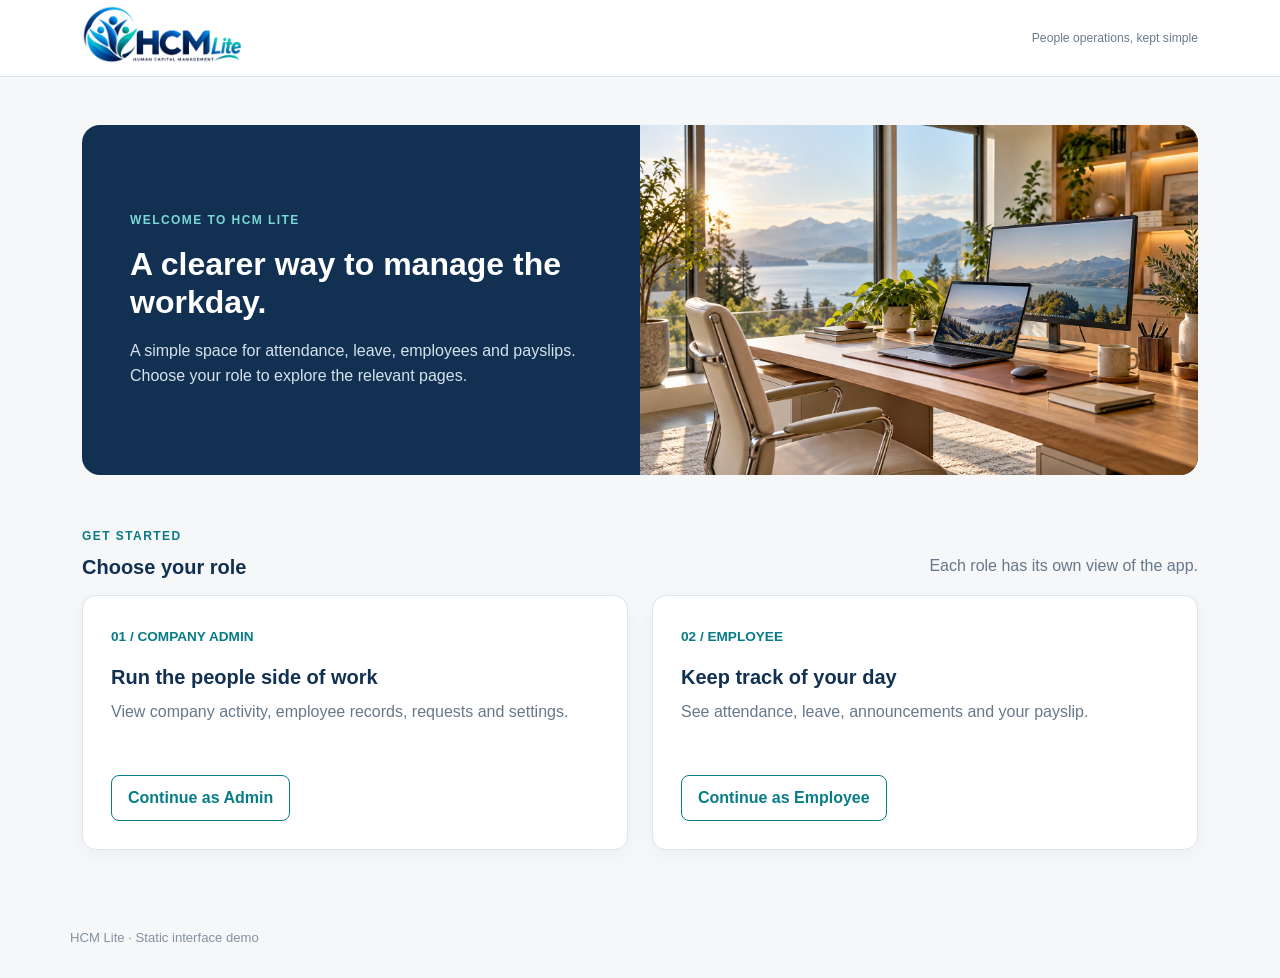
<file: index.html>
<!DOCTYPE html>
<html lang="en">
<head>
  <meta charset="UTF-8">
  <meta name="viewport" content="width=device-width, initial-scale=1.0">
  <title>HCM Lite | Choose your role</title>
  <link href="https://cdn.jsdelivr.net/npm/bootstrap@5.3.8/dist/css/bootstrap.min.css" rel="stylesheet" integrity="sha384-sRIl4kxILFvY47J16cr9ZwB07vP4J8+LH7qKQnuqkuIAvNWLzeN8tE5YBujZqJLB" crossorigin="anonymous">
  <link rel="stylesheet" href="css/style.css">
</head>
<body>
  <header class="site-header">
    <div class="container site-header-inner">
      <a class="brand-logo" href="index.html"><img src="images/hcm-logo.png" alt="HCM Lite"></a>
      <span class="brand-subtitle">People operations, kept simple</span>
    </div>
  </header>

  <main class="container py-4 py-md-5">
    <div class="hero-panel row g-0 mb-5">
      <div class="col-lg-6 hero-copy d-flex flex-column justify-content-center">
        <span class="eyebrow mb-3">Welcome to HCM Lite</span>
        <h1 class="mb-3">A clearer way to manage the workday.</h1>
        <p class="mb-0">A simple space for attendance, leave, employees and payslips. Choose your role to explore the relevant pages.</p>
      </div>
      <div class="col-lg-6">
        <img class="hero-photo" src="images/office-cover.jpg" alt="A bright office workspace with a desk and computer">
      </div>
    </div>

    <div class="d-flex justify-content-between align-items-end flex-wrap gap-2 mb-3">
      <div>
        <span class="eyebrow">Get started</span>
        <h2 class="mt-2 mb-0">Choose your role</h2>
      </div>
      <p class="muted-text mb-0">Each role has its own view of the app.</p>
    </div>
    <div class="row g-4">
      <div class="col-md-6">
        <section class="role-card">
          <span class="role-number">01 / COMPANY ADMIN</span>
          <h2>Run the people side of work</h2>
          <p>View company activity, employee records, requests and settings.</p>
          <a class="btn btn-outline-primary" href="pages/admin-auth.html">Continue as Admin</a>
        </section>
      </div>
      <div class="col-md-6">
        <section class="role-card">
          <span class="role-number">02 / EMPLOYEE</span>
          <h2>Keep track of your day</h2>
          <p>See attendance, leave, announcements and your payslip.</p>
          <a class="btn btn-outline-primary" href="pages/employee-auth.html">Continue as Employee</a>
        </section>
      </div>
    </div>
  </main>

  <footer class="site-footer container">HCM Lite · Static interface demo</footer>
</body>
</html>
</file>
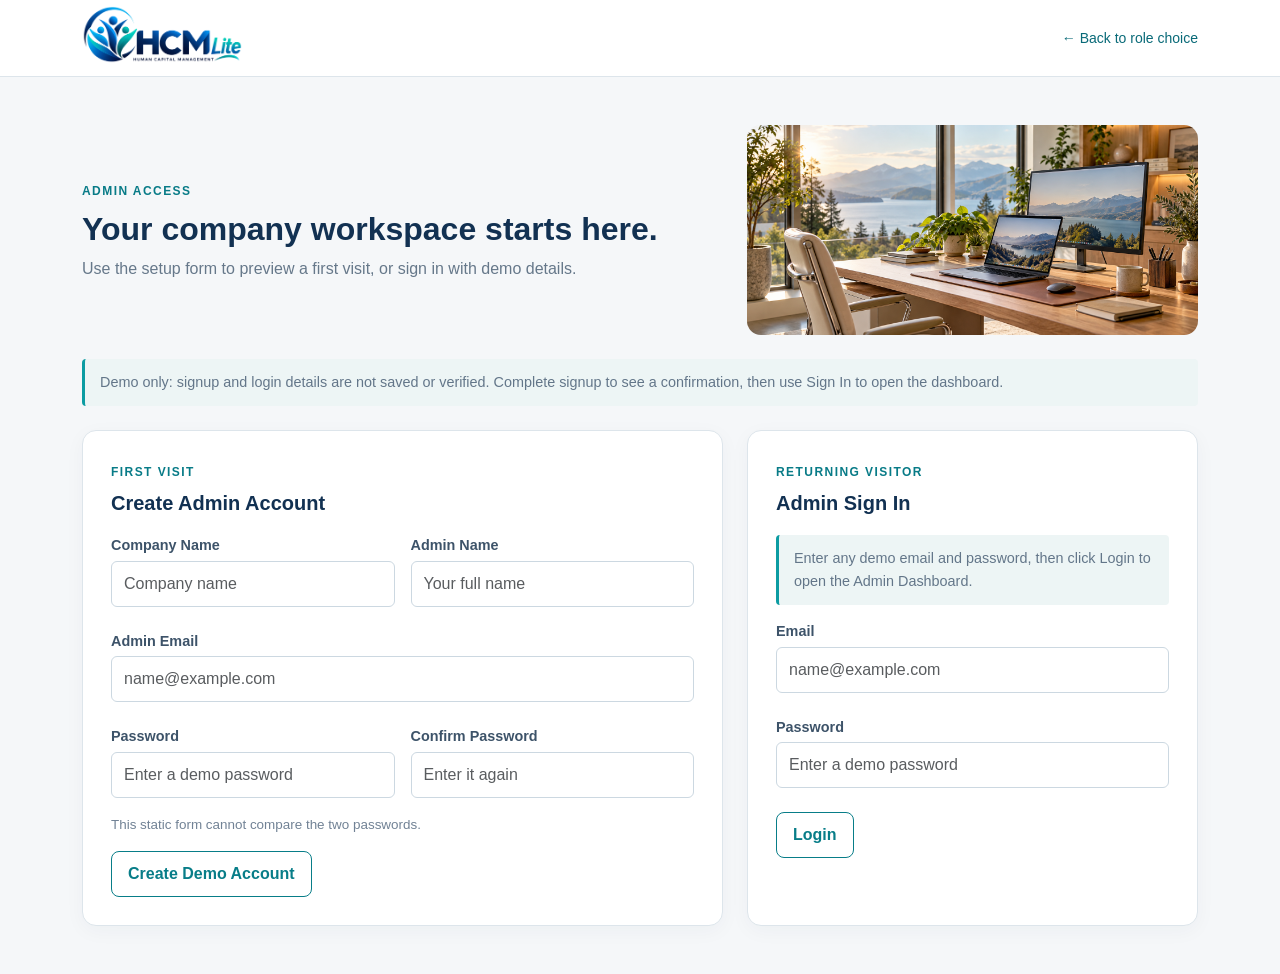
<file: pages/admin-auth.html>
<!DOCTYPE html>
<html lang="en">
<head>
  <meta charset="UTF-8">
  <meta name="viewport" content="width=device-width, initial-scale=1.0">
  <title>Admin access | HCM Lite</title>
  <link href="https://cdn.jsdelivr.net/npm/bootstrap@5.3.8/dist/css/bootstrap.min.css" rel="stylesheet" integrity="sha384-sRIl4kxILFvY47J16cr9ZwB07vP4J8+LH7qKQnuqkuIAvNWLzeN8tE5YBujZqJLB" crossorigin="anonymous">
  <link rel="stylesheet" href="../css/style.css">
</head>
<body>
  <header class="site-header">
    <div class="container site-header-inner">
      <a class="brand-logo" href="../index.html"><img src="../images/hcm-logo.png" alt="HCM Lite"></a>
      <a class="small text-decoration-none" href="../index.html">← Back to role choice</a>
    </div>
  </header>

  <main class="container py-4 py-md-5">
    <div class="row align-items-center g-4 mb-4">
      <div class="col-lg-7">
        <span class="eyebrow">Admin access</span>
        <h1 class="mt-2 mb-2">Your company workspace starts here.</h1>
        <p class="muted-text mb-0">Use the setup form to preview a first visit, or sign in with demo details.</p>
      </div>
      <div class="col-lg-5">
        <img class="auth-photo" src="../images/office-cover.jpg" alt="A bright office workspace">
      </div>
    </div>

    <p class="demo-note mb-4">Demo only: signup and login details are not saved or verified. Complete signup to see a confirmation, then use Sign In to open the dashboard.</p>
    <div class="row g-4 align-items-stretch">
      <div class="col-lg-7">
        <section class="auth-card">
          <span class="eyebrow">First visit</span>
          <h2 class="mt-2">Create Admin Account</h2>
          <form action="admin-signup-success.html">
            <div class="row g-3">
              <div class="col-md-6"><label class="form-label w-100">Company Name<input class="form-control mt-1" required type="text" placeholder="Company name"></label></div>
              <div class="col-md-6"><label class="form-label w-100">Admin Name<input class="form-control mt-1" required type="text" placeholder="Your full name"></label></div>
              <div class="col-12"><label class="form-label w-100">Admin Email<input class="form-control mt-1" required type="email" placeholder="name@example.com"></label></div>
              <div class="col-md-6"><label class="form-label w-100">Password<input class="form-control mt-1" required type="password" placeholder="Enter a demo password"></label></div>
              <div class="col-md-6"><label class="form-label w-100">Confirm Password<input class="form-control mt-1" required type="password" placeholder="Enter it again"></label></div>
            </div>
            <p class="field-note mt-2 mb-3">This static form cannot compare the two passwords.</p>
            <button class="btn btn-outline-primary" type="submit">Create Demo Account</button>
          </form>
        </section>
      </div>
      <div class="col-lg-5">
        <section class="auth-card" id="login">
          <span class="eyebrow">Returning visitor</span>
          <h2 class="mt-2">Admin Sign In</h2>
          <p class="demo-note">Enter any demo email and password, then click Login to open the Admin Dashboard.</p>
          <form action="admin.html">
            <div class="mb-3"><label class="form-label w-100">Email<input class="form-control mt-1" required type="email" placeholder="name@example.com"></label></div>
            <div class="mb-3"><label class="form-label w-100">Password<input class="form-control mt-1" required type="password" placeholder="Enter a demo password"></label></div>
            <button class="btn btn-outline-primary" type="submit">Login</button>
          </form>
        </section>
      </div>
    </div>
  </main>
</body>
</html>
</file>
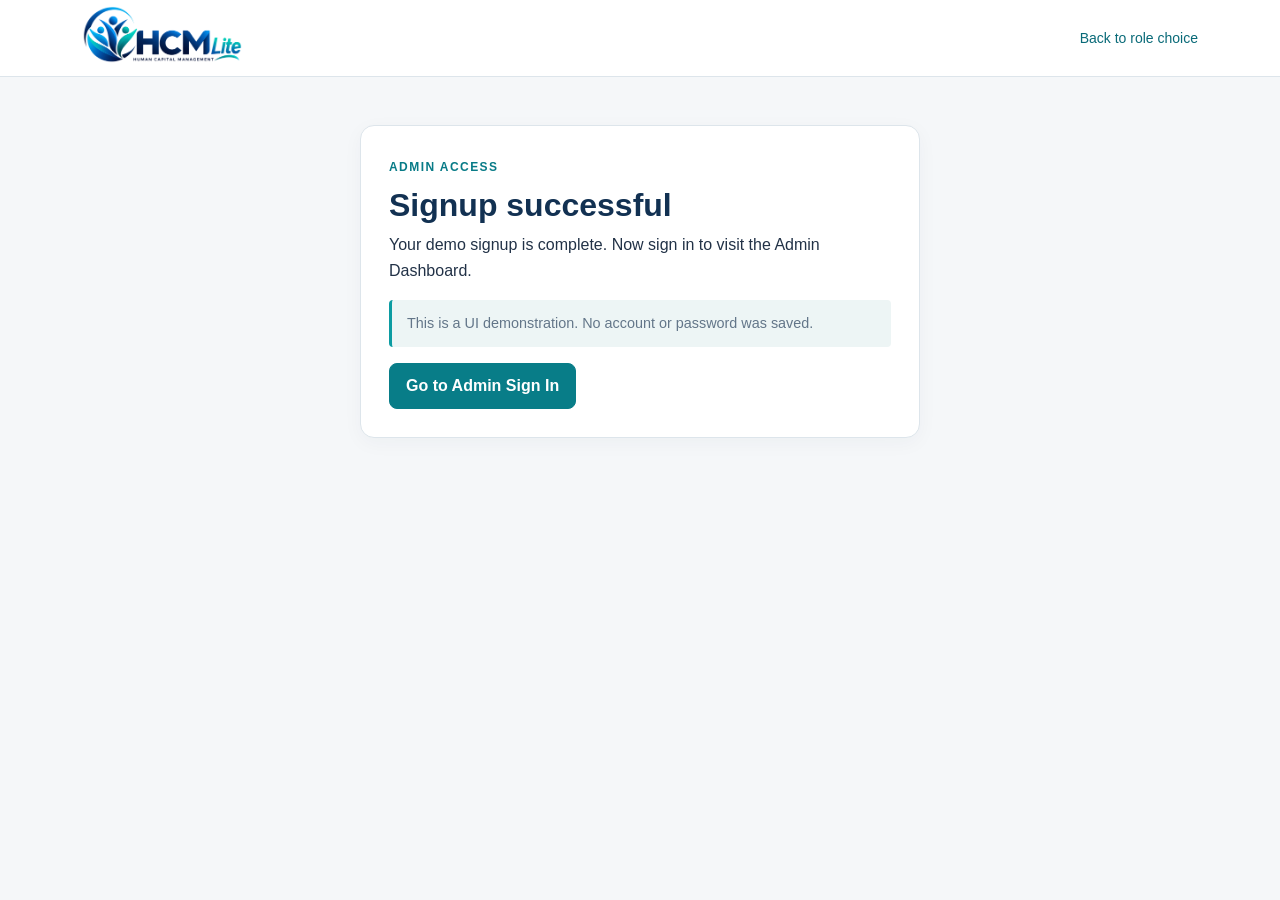
<file: pages/admin-signup-success.html>
<!DOCTYPE html>
<html lang="en">
<head>
  <meta charset="UTF-8">
  <meta name="viewport" content="width=device-width, initial-scale=1.0">
  <title>Admin signup complete | HCM Lite</title>
  <link href="https://cdn.jsdelivr.net/npm/bootstrap@5.3.8/dist/css/bootstrap.min.css" rel="stylesheet" integrity="sha384-sRIl4kxILFvY47J16cr9ZwB07vP4J8+LH7qKQnuqkuIAvNWLzeN8tE5YBujZqJLB" crossorigin="anonymous">
  <link rel="stylesheet" href="../css/style.css">
</head>
<body>
  <header class="site-header"><div class="container site-header-inner"><a class="brand-logo" href="../index.html"><img src="../images/hcm-logo.png" alt="HCM Lite"></a><a class="small text-decoration-none" href="../index.html">Back to role choice</a></div></header>
  <main class="container py-5">
    <section class="auth-card mx-auto" style="max-width: 560px;">
      <span class="eyebrow">Admin access</span>
      <h1 class="mt-2">Signup successful</h1>
      <p>Your demo signup is complete. Now sign in to visit the Admin Dashboard.</p>
      <p class="demo-note">This is a UI demonstration. No account or password was saved.</p>
      <a class="btn btn-primary" href="admin-auth.html#login">Go to Admin Sign In</a>
    </section>
  </main>
</body>
</html>
</file>
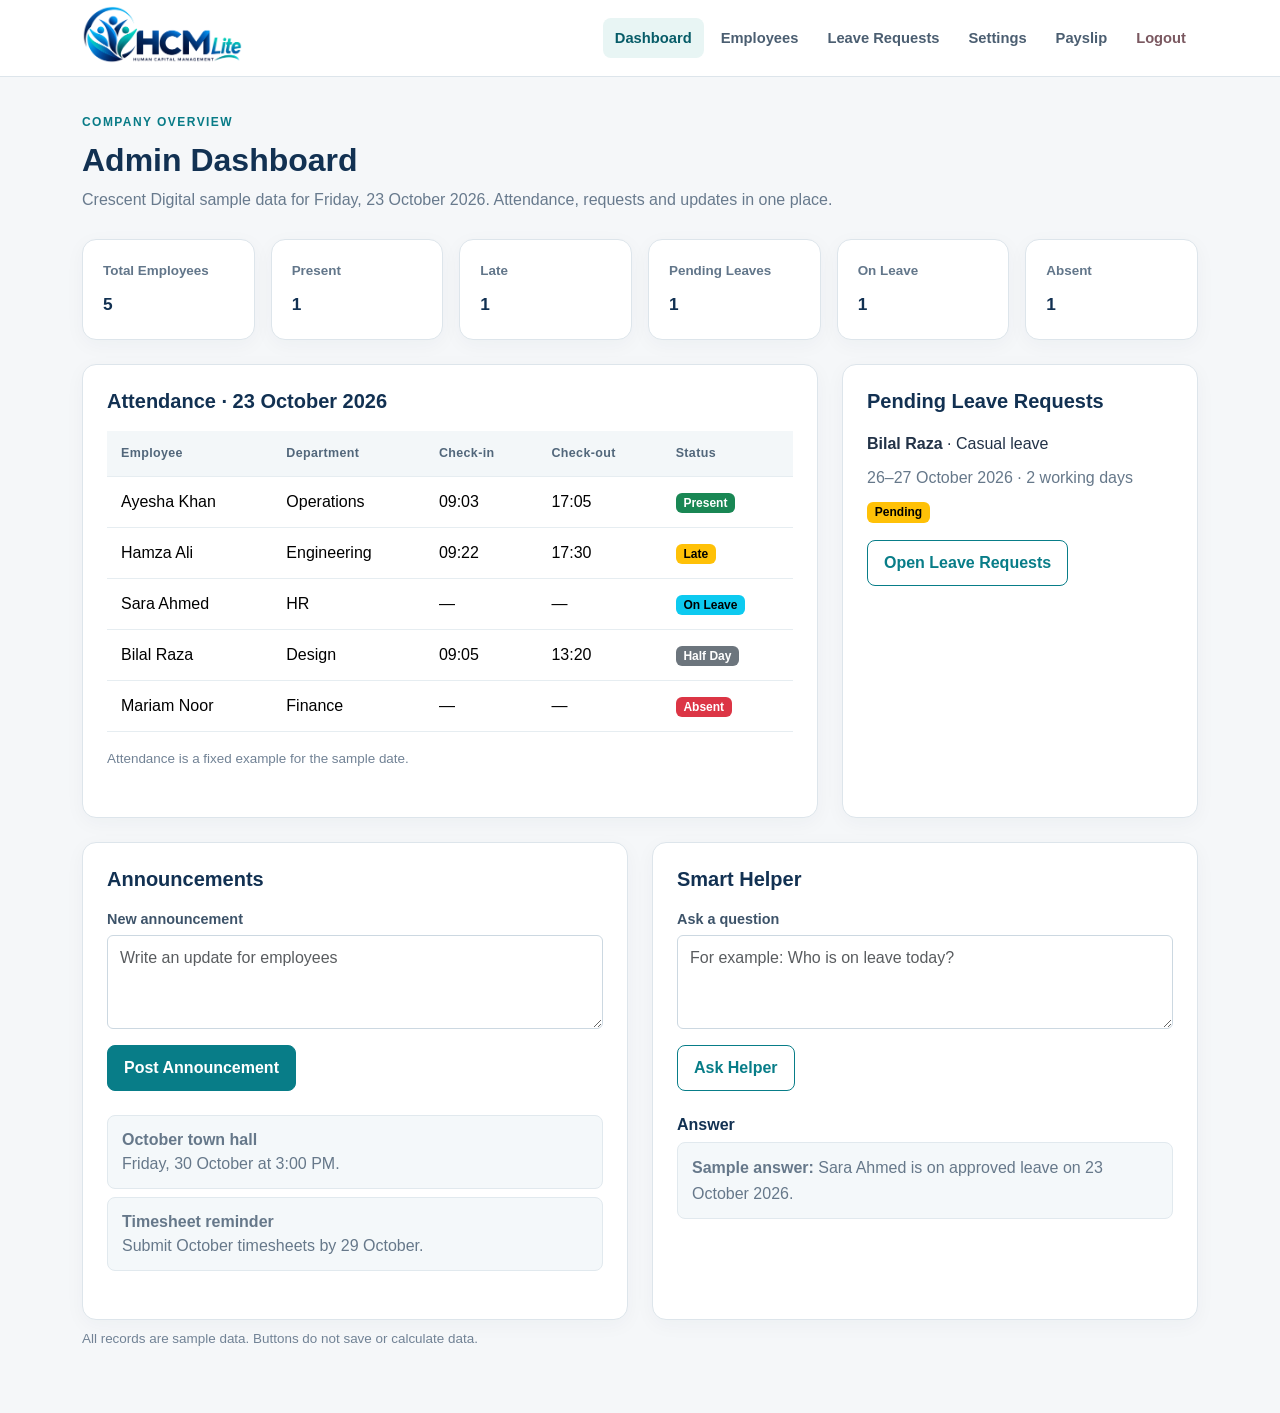
<file: pages/admin.html>
<!DOCTYPE html>
<html lang="en">
<head>
  <meta charset="UTF-8">
  <meta name="viewport" content="width=device-width, initial-scale=1.0">
  <title>Admin Dashboard | HCM Lite</title>
  <link href="https://cdn.jsdelivr.net/npm/bootstrap@5.3.8/dist/css/bootstrap.min.css" rel="stylesheet" integrity="sha384-sRIl4kxILFvY47J16cr9ZwB07vP4J8+LH7qKQnuqkuIAvNWLzeN8tE5YBujZqJLB" crossorigin="anonymous">
  <link rel="stylesheet" href="../css/style.css">
</head>
<body>
  <header class="app-header">
    <div class="container app-header-inner">
      <a class="brand-logo" href="admin.html"><img src="../images/hcm-logo.png" alt="HCM Lite"></a>
      <nav aria-label="Admin navigation">
        <ul class="app-nav">
          <li><a class="active" aria-current="page" href="admin.html">Dashboard</a></li>
          <li><a href="employees.html">Employees</a></li>
          <li><a href="leaves.html">Leave Requests</a></li>
          <li><a href="settings.html">Settings</a></li>
          <li><a href="payslip.html">Payslip</a></li>
          <li><a class="exit-link" href="admin-auth.html">Logout</a></li>
        </ul>
      </nav>
    </div>
  </header>

  <main class="container pb-5">
    <div class="page-intro">
      <span class="eyebrow">Company overview</span>
      <h1 class="mt-2 mb-2">Admin Dashboard</h1>
      <p>Crescent Digital sample data for Friday, 23 October 2026. Attendance, requests and updates in one place.</p>
    </div>

    <section aria-label="Company summary" class="mb-4">
      <div class="row g-3">
        <div class="col-sm-6 col-lg-4 col-xl-2"><div class="metric-card"><p class="metric-label">Total Employees</p><p class="metric-value">5</p></div></div>
        <div class="col-sm-6 col-lg-4 col-xl-2"><div class="metric-card"><p class="metric-label">Present</p><p class="metric-value">1</p></div></div>
        <div class="col-sm-6 col-lg-4 col-xl-2"><div class="metric-card"><p class="metric-label">Late</p><p class="metric-value">1</p></div></div>
        <div class="col-sm-6 col-lg-4 col-xl-2"><div class="metric-card"><p class="metric-label">Pending Leaves</p><p class="metric-value">1</p></div></div>
        <div class="col-sm-6 col-lg-4 col-xl-2"><div class="metric-card"><p class="metric-label">On Leave</p><p class="metric-value">1</p></div></div>
        <div class="col-sm-6 col-lg-4 col-xl-2"><div class="metric-card"><p class="metric-label">Absent</p><p class="metric-value">1</p></div></div>
      </div>
    </section>

    <div class="row g-4">
      <div class="col-lg-8">
        <section class="panel h-100">
          <h2 class="panel-title">Attendance · 23 October 2026</h2>
          <div class="table-shell">
            <table class="table">
              <thead><tr><th>Employee</th><th>Department</th><th>Check-in</th><th>Check-out</th><th>Status</th></tr></thead>
              <tbody>
                <tr><td>Ayesha Khan</td><td>Operations</td><td>09:03</td><td>17:05</td><td><span class="badge text-bg-success">Present</span></td></tr>
                <tr><td>Hamza Ali</td><td>Engineering</td><td>09:22</td><td>17:30</td><td><span class="badge text-bg-warning">Late</span></td></tr>
                <tr><td>Sara Ahmed</td><td>HR</td><td>—</td><td>—</td><td><span class="badge text-bg-info">On Leave</span></td></tr>
                <tr><td>Bilal Raza</td><td>Design</td><td>09:05</td><td>13:20</td><td><span class="badge text-bg-secondary">Half Day</span></td></tr>
                <tr><td>Mariam Noor</td><td>Finance</td><td>—</td><td>—</td><td><span class="badge text-bg-danger">Absent</span></td></tr>
              </tbody>
            </table>
          </div>
          <p class="field-note mt-3 mb-0">Attendance is a fixed example for the sample date.</p>
        </section>
      </div>
      <div class="col-lg-4">
        <section class="panel h-100">
          <h2 class="panel-title">Pending Leave Requests</h2>
          <p class="mb-2"><strong>Bilal Raza</strong> · Casual leave</p>
          <p class="muted-text mb-2">26–27 October 2026 · 2 working days</p>
          <p class="mb-3"><span class="badge text-bg-warning">Pending</span></p>
          <a class="btn btn-outline-primary" href="leaves.html">Open Leave Requests</a>
        </section>
      </div>
      <div class="col-lg-6">
        <section class="panel h-100">
          <h2 class="panel-title">Announcements</h2>
          <label class="form-label w-100">New announcement
            <textarea class="form-control mt-1" rows="3" placeholder="Write an update for employees"></textarea>
          </label>
          <button class="btn btn-primary mt-2" type="button">Post Announcement</button>
          <div class="answer-box mt-4"><strong>October town hall</strong><br>Friday, 30 October at 3:00 PM.</div>
          <div class="answer-box mt-2"><strong>Timesheet reminder</strong><br>Submit October timesheets by 29 October.</div>
        </section>
      </div>
      <div class="col-lg-6">
        <section class="panel h-100">
          <h2 class="panel-title">Smart Helper</h2>
          <label class="form-label w-100">Ask a question
            <textarea class="form-control mt-1" rows="3" placeholder="For example: Who is on leave today?"></textarea>
          </label>
          <button class="btn btn-outline-primary mt-2" type="button">Ask Helper</button>
          <h3 class="mt-4 mb-2">Answer</h3>
          <p class="answer-box mb-0"><strong>Sample answer:</strong> Sara Ahmed is on approved leave on 23 October 2026.</p>
        </section>
      </div>
    </div>
    <p class="field-note mt-2">All records are sample data. Buttons do not save or calculate data.</p>
  </main>
</body>
</html>
</file>
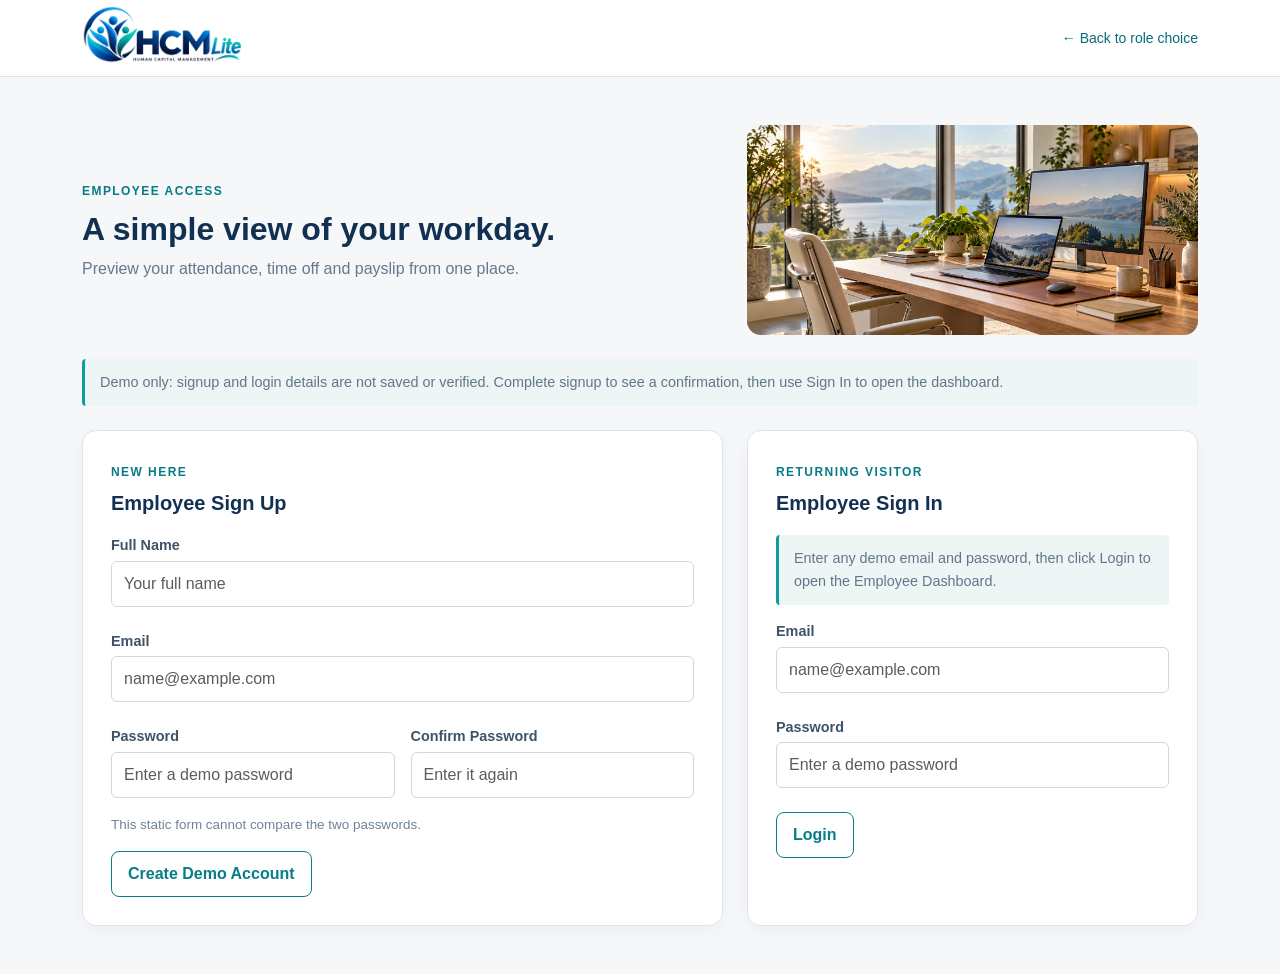
<file: pages/employee-auth.html>
<!DOCTYPE html>
<html lang="en">
<head>
  <meta charset="UTF-8">
  <meta name="viewport" content="width=device-width, initial-scale=1.0">
  <title>Employee access | HCM Lite</title>
  <link href="https://cdn.jsdelivr.net/npm/bootstrap@5.3.8/dist/css/bootstrap.min.css" rel="stylesheet" integrity="sha384-sRIl4kxILFvY47J16cr9ZwB07vP4J8+LH7qKQnuqkuIAvNWLzeN8tE5YBujZqJLB" crossorigin="anonymous">
  <link rel="stylesheet" href="../css/style.css">
</head>
<body>
  <header class="site-header">
    <div class="container site-header-inner">
      <a class="brand-logo" href="../index.html"><img src="../images/hcm-logo.png" alt="HCM Lite"></a>
      <a class="small text-decoration-none" href="../index.html">← Back to role choice</a>
    </div>
  </header>

  <main class="container py-4 py-md-5">
    <div class="row align-items-center g-4 mb-4">
      <div class="col-lg-7">
        <span class="eyebrow">Employee access</span>
        <h1 class="mt-2 mb-2">A simple view of your workday.</h1>
        <p class="muted-text mb-0">Preview your attendance, time off and payslip from one place.</p>
      </div>
      <div class="col-lg-5">
        <img class="auth-photo" src="../images/office-cover.jpg" alt="A bright office workspace">
      </div>
    </div>

    <p class="demo-note mb-4">Demo only: signup and login details are not saved or verified. Complete signup to see a confirmation, then use Sign In to open the dashboard.</p>
    <div class="row g-4 align-items-stretch">
      <div class="col-lg-7">
        <section class="auth-card">
          <span class="eyebrow">New here</span>
          <h2 class="mt-2">Employee Sign Up</h2>
          <form action="employee-signup-success.html">
            <div class="row g-3">
              <div class="col-12"><label class="form-label w-100">Full Name<input class="form-control mt-1" required type="text" placeholder="Your full name"></label></div>
              <div class="col-12"><label class="form-label w-100">Email<input class="form-control mt-1" required type="email" placeholder="name@example.com"></label></div>
              <div class="col-md-6"><label class="form-label w-100">Password<input class="form-control mt-1" required type="password" placeholder="Enter a demo password"></label></div>
              <div class="col-md-6"><label class="form-label w-100">Confirm Password<input class="form-control mt-1" required type="password" placeholder="Enter it again"></label></div>
            </div>
            <p class="field-note mt-2 mb-3">This static form cannot compare the two passwords.</p>
            <button class="btn btn-outline-primary" type="submit">Create Demo Account</button>
          </form>
        </section>
      </div>
      <div class="col-lg-5">
        <section class="auth-card" id="login">
          <span class="eyebrow">Returning visitor</span>
          <h2 class="mt-2">Employee Sign In</h2>
          <p class="demo-note">Enter any demo email and password, then click Login to open the Employee Dashboard.</p>
          <form action="employee.html">
            <div class="mb-3"><label class="form-label w-100">Email<input class="form-control mt-1" required type="email" placeholder="name@example.com"></label></div>
            <div class="mb-3"><label class="form-label w-100">Password<input class="form-control mt-1" required type="password" placeholder="Enter a demo password"></label></div>
            <button class="btn btn-outline-primary" type="submit">Login</button>
          </form>
        </section>
      </div>
    </div>
  </main>
</body>
</html>
</file>
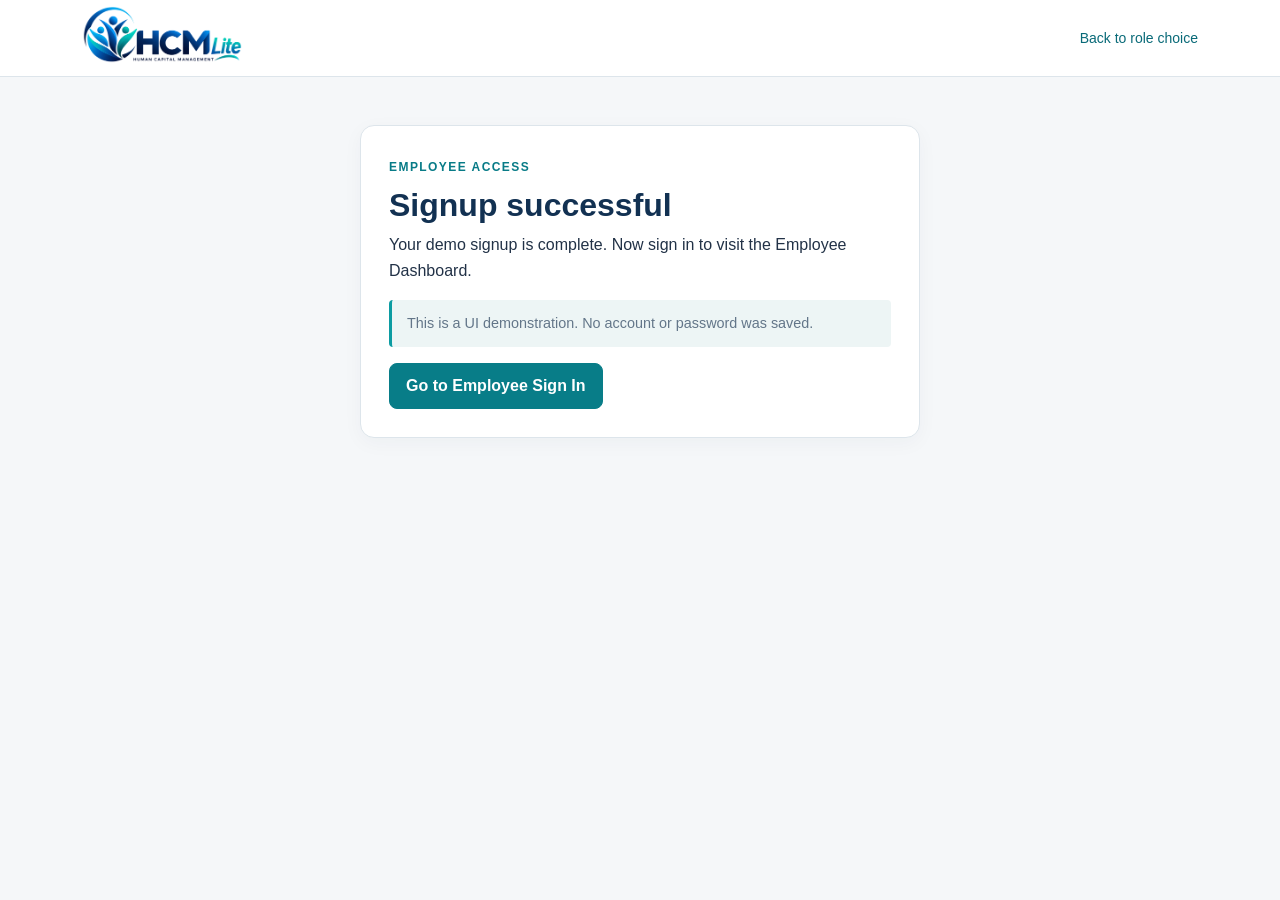
<file: pages/employee-signup-success.html>
<!DOCTYPE html>
<html lang="en">
<head>
  <meta charset="UTF-8">
  <meta name="viewport" content="width=device-width, initial-scale=1.0">
  <title>Employee signup complete | HCM Lite</title>
  <link href="https://cdn.jsdelivr.net/npm/bootstrap@5.3.8/dist/css/bootstrap.min.css" rel="stylesheet" integrity="sha384-sRIl4kxILFvY47J16cr9ZwB07vP4J8+LH7qKQnuqkuIAvNWLzeN8tE5YBujZqJLB" crossorigin="anonymous">
  <link rel="stylesheet" href="../css/style.css">
</head>
<body>
  <header class="site-header">
    <div class="container site-header-inner"><a class="brand-logo" href="../index.html"><img src="../images/hcm-logo.png" alt="HCM Lite"></a><a class="small text-decoration-none" href="../index.html">Back to role choice</a></div></header>
  <main class="container py-5">
    <section class="auth-card mx-auto" style="max-width: 560px;">
      <span class="eyebrow">Employee access</span>
      <h1 class="mt-2">Signup successful</h1>
      <p>Your demo signup is complete. Now sign in to visit the Employee Dashboard.</p>
      <p class="demo-note">This is a UI demonstration. No account or password was saved.</p>
      <a class="btn btn-primary" href="employee-auth.html#login">Go to Employee Sign In</a>
    </section>
  </main>
</body>
</html>
</file>
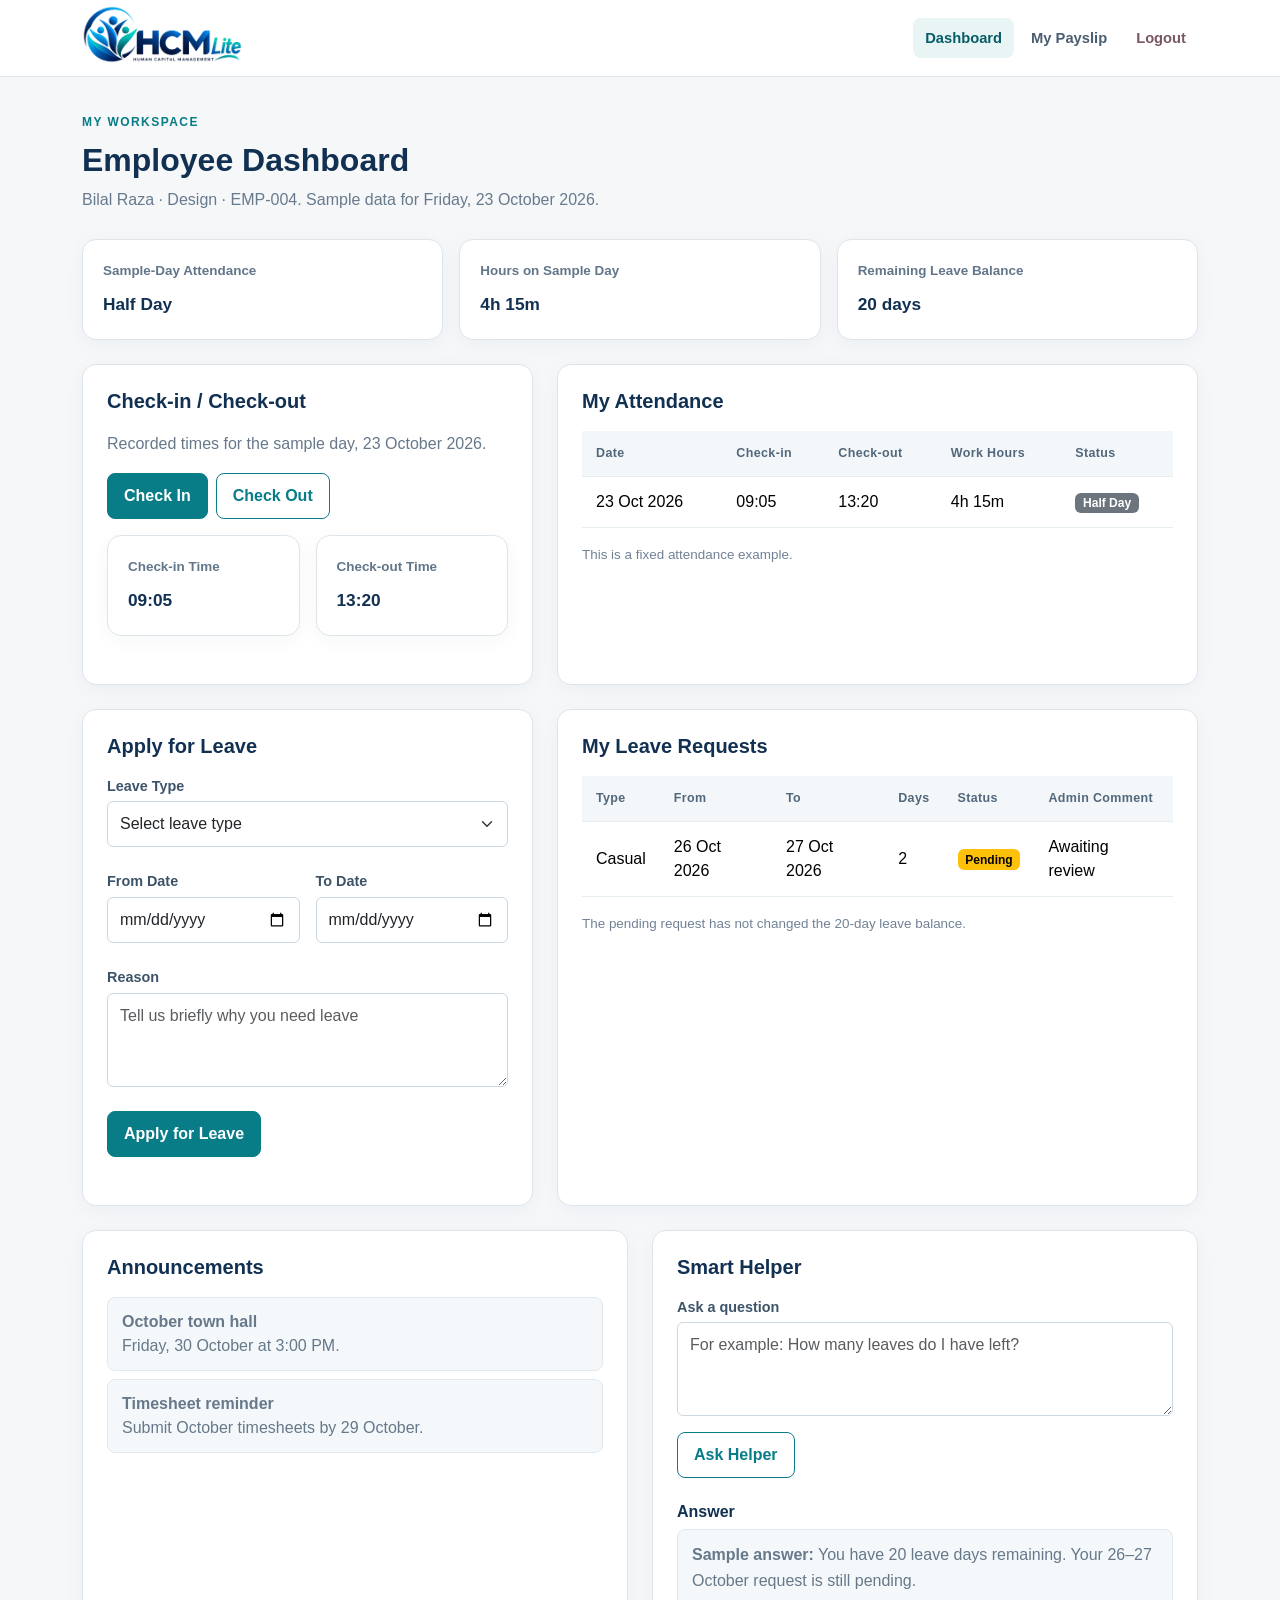
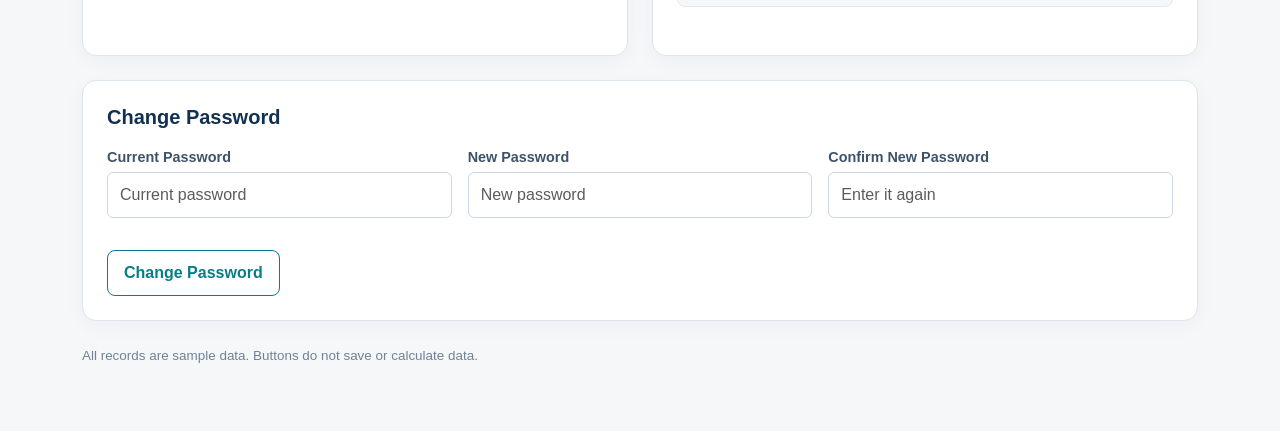
<file: pages/employee.html>
<!DOCTYPE html>
<html lang="en">
<head>
  <meta charset="UTF-8">
  <meta name="viewport" content="width=device-width, initial-scale=1.0">
  <title>Employee Dashboard | HCM Lite</title>
  <link href="https://cdn.jsdelivr.net/npm/bootstrap@5.3.8/dist/css/bootstrap.min.css" rel="stylesheet" integrity="sha384-sRIl4kxILFvY47J16cr9ZwB07vP4J8+LH7qKQnuqkuIAvNWLzeN8tE5YBujZqJLB" crossorigin="anonymous">
  <link rel="stylesheet" href="../css/style.css">
</head>
<body>
  <header class="app-header">
    <div class="container app-header-inner">
      <a class="brand-logo" href="employee.html"><img src="../images/hcm-logo.png" alt="HCM Lite"></a>
      <nav aria-label="Employee navigation">
        <ul class="app-nav">
          <li><a class="active" aria-current="page" href="employee.html">Dashboard</a></li>
          <li><a href="my-payslip.html">My Payslip</a></li>
          <li><a class="exit-link" href="employee-auth.html">Logout</a></li>
        </ul>
      </nav>
    </div>
  </header>

  <main class="container pb-5">
    <div class="page-intro">
      <span class="eyebrow">My workspace</span>
      <h1 class="mt-2 mb-2">Employee Dashboard</h1>
      <p>Bilal Raza · Design · EMP-004. Sample data for Friday, 23 October 2026.</p>
    </div>

    <section aria-label="My overview" class="mb-4">
      <div class="row g-3">
        <div class="col-md-4"><div class="metric-card"><p class="metric-label">Sample-Day Attendance</p><p class="metric-value">Half Day</p></div></div>
        <div class="col-md-4"><div class="metric-card"><p class="metric-label">Hours on Sample Day</p><p class="metric-value">4h 15m</p></div></div>
        <div class="col-md-4"><div class="metric-card"><p class="metric-label">Remaining Leave Balance</p><p class="metric-value">20 days</p></div></div>
      </div>
    </section>

    <div class="row g-4">
      <div class="col-lg-5">
        <section class="panel h-100">
          <h2 class="panel-title">Check-in / Check-out</h2>
          <p class="muted-text mb-3">Recorded times for the sample day, 23 October 2026.</p>
          <div class="d-flex flex-wrap gap-2 mb-3">
            <button class="btn btn-primary" type="button">Check In</button>
            <button class="btn btn-outline-primary" type="button">Check Out</button>
          </div>
          <div class="row g-3">
            <div class="col-6"><div class="metric-card"><p class="metric-label">Check-in Time</p><p class="metric-value">09:05</p></div></div>
            <div class="col-6"><div class="metric-card"><p class="metric-label">Check-out Time</p><p class="metric-value">13:20</p></div></div>
          </div>
        </section>
      </div>
      <div class="col-lg-7">
        <section class="panel h-100">
          <h2 class="panel-title">My Attendance</h2>
          <div class="table-shell">
            <table class="table">
              <thead><tr><th>Date</th><th>Check-in</th><th>Check-out</th><th>Work Hours</th><th>Status</th></tr></thead>
              <tbody><tr><td>23 Oct 2026</td><td>09:05</td><td>13:20</td><td>4h 15m</td><td><span class="badge text-bg-secondary">Half Day</span></td></tr></tbody>
            </table>
          </div>
          <p class="field-note mt-3 mb-0">This is a fixed attendance example.</p>
        </section>
      </div>
      <div class="col-lg-5">
        <section class="panel h-100">
          <h2 class="panel-title">Apply for Leave</h2>
          <form>
            <div class="mb-3"><label class="form-label w-100">Leave Type
              <select class="form-select mt-1" required><option value="" selected disabled>Select leave type</option><option value="casual">Casual</option><option value="sick">Sick</option></select>
            </label></div>
            <div class="row g-3 mb-3">
              <div class="col-sm-6"><label class="form-label w-100">From Date<input class="form-control mt-1" required type="date"></label></div>
              <div class="col-sm-6"><label class="form-label w-100">To Date<input class="form-control mt-1" required type="date"></label></div>
            </div>
            <label class="form-label w-100">Reason<textarea class="form-control mt-1" required rows="3" placeholder="Tell us briefly why you need leave"></textarea></label>
            <button class="btn btn-primary mt-3" type="button">Apply for Leave</button>
          </form>
        </section>
      </div>
      <div class="col-lg-7">
        <section class="panel h-100">
          <h2 class="panel-title">My Leave Requests</h2>
          <div class="table-shell">
            <table class="table">
              <thead><tr><th>Type</th><th>From</th><th>To</th><th>Days</th><th>Status</th><th>Admin Comment</th></tr></thead>
              <tbody><tr><td>Casual</td><td>26 Oct 2026</td><td>27 Oct 2026</td><td>2</td><td><span class="badge text-bg-warning">Pending</span></td><td>Awaiting review</td></tr></tbody>
            </table>
          </div>
          <p class="field-note mt-3 mb-0">The pending request has not changed the 20-day leave balance.</p>
        </section>
      </div>
      <div class="col-lg-6">
        <section class="panel h-100">
          <h2 class="panel-title">Announcements</h2>
          <div class="answer-box"><strong>October town hall</strong><br>Friday, 30 October at 3:00 PM.</div>
          <div class="answer-box mt-2"><strong>Timesheet reminder</strong><br>Submit October timesheets by 29 October.</div>
        </section>
      </div>
      <div class="col-lg-6">
        <section class="panel h-100">
          <h2 class="panel-title">Smart Helper</h2>
          <label class="form-label w-100">Ask a question
            <textarea class="form-control mt-1" rows="3" placeholder="For example: How many leaves do I have left?"></textarea>
          </label>
          <button class="btn btn-outline-primary mt-2" type="button">Ask Helper</button>
          <h3 class="mt-4 mb-2">Answer</h3>
          <p class="answer-box mb-0"><strong>Sample answer:</strong> You have 20 leave days remaining. Your 26–27 October request is still pending.</p>
        </section>
      </div>
    </div>

    <section class="panel mt-4">
      <h2 class="panel-title">Change Password</h2>
      <form>
        <div class="row g-3">
          <div class="col-md-4"><label class="form-label w-100">Current Password<input class="form-control mt-1" required type="password" placeholder="Current password"></label></div>
          <div class="col-md-4"><label class="form-label w-100">New Password<input class="form-control mt-1" required type="password" placeholder="New password"></label></div>
          <div class="col-md-4"><label class="form-label w-100">Confirm New Password<input class="form-control mt-1" required type="password" placeholder="Enter it again"></label></div>
        </div>
        <button class="btn btn-outline-primary mt-4" type="button">Change Password</button>
      </form>
    </section>
    <p class="field-note">All records are sample data. Buttons do not save or calculate data.</p>
  </main>
</body>
</html>
</file>
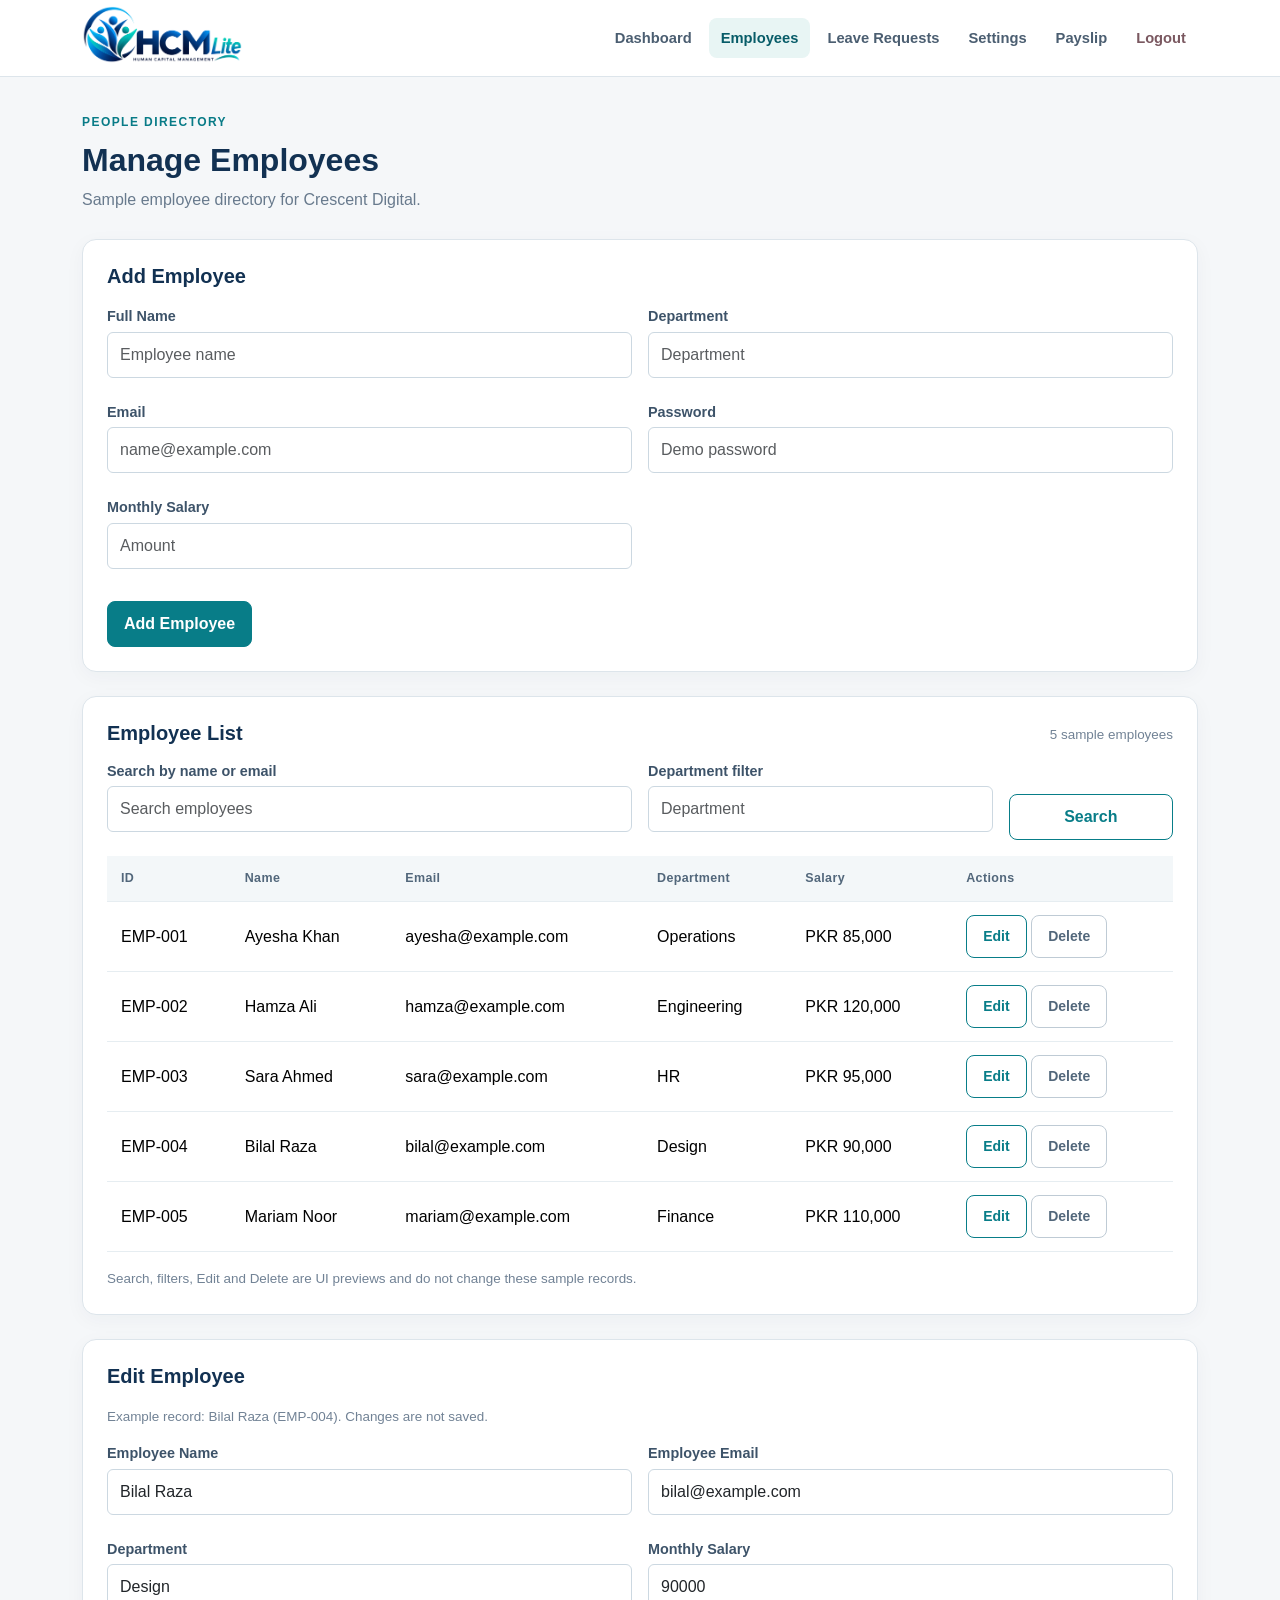
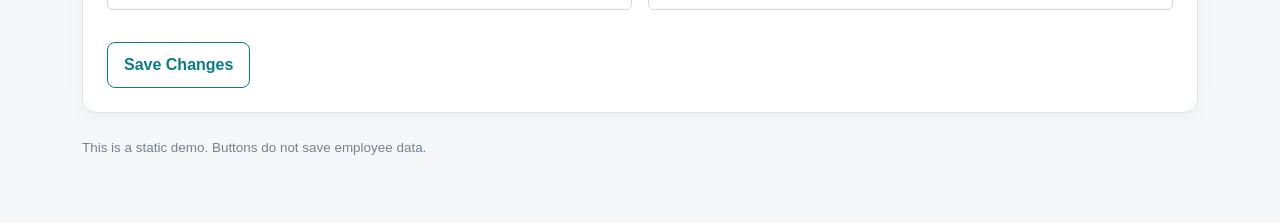
<file: pages/employees.html>
<!DOCTYPE html>
<html lang="en">
<head>
  <meta charset="UTF-8">
  <meta name="viewport" content="width=device-width, initial-scale=1.0">
  <title>Employees | HCM Lite</title>
  <link href="https://cdn.jsdelivr.net/npm/bootstrap@5.3.8/dist/css/bootstrap.min.css" rel="stylesheet" integrity="sha384-sRIl4kxILFvY47J16cr9ZwB07vP4J8+LH7qKQnuqkuIAvNWLzeN8tE5YBujZqJLB" crossorigin="anonymous">
  <link rel="stylesheet" href="../css/style.css">
</head>
<body>
  <header class="app-header">
    <div class="container app-header-inner">
      <a class="brand-logo" href="admin.html"><img src="../images/hcm-logo.png" alt="HCM Lite"></a>
      <nav aria-label="Admin navigation">
        <ul class="app-nav">
          <li><a href="admin.html">Dashboard</a></li>
          <li><a class="active" aria-current="page" href="employees.html">Employees</a></li>
          <li><a href="leaves.html">Leave Requests</a></li>
          <li><a href="settings.html">Settings</a></li>
          <li><a href="payslip.html">Payslip</a></li>
          <li><a class="exit-link" href="admin-auth.html">Logout</a></li>
        </ul>
      </nav>
    </div>
  </header>

  <main class="container pb-5">
    <div class="page-intro">
      <span class="eyebrow">People directory</span>
      <h1 class="mt-2 mb-2">Manage Employees</h1>
      <p>Sample employee directory for Crescent Digital.</p>
    </div>

    <section class="panel">
      <h2 class="panel-title">Add Employee</h2>
      <form>
        <div class="row g-3">
          <div class="col-md-6"><label class="form-label w-100">Full Name<input class="form-control mt-1" required type="text" placeholder="Employee name"></label></div>
          <div class="col-md-6"><label class="form-label w-100">Department<input class="form-control mt-1" required type="text" placeholder="Department"></label></div>
          <div class="col-md-6"><label class="form-label w-100">Email<input class="form-control mt-1" required type="email" placeholder="name@example.com"></label></div>
          <div class="col-md-6"><label class="form-label w-100">Password<input class="form-control mt-1" required type="password" placeholder="Demo password"></label></div>
          <div class="col-md-6"><label class="form-label w-100">Monthly Salary<input class="form-control mt-1" required type="number" min="0.01" step="0.01" placeholder="Amount"></label></div>
        </div>
        <button class="btn btn-primary mt-4" type="button">Add Employee</button>
      </form>
    </section>

    <section class="panel">
      <div class="d-flex justify-content-between align-items-end flex-wrap gap-2 mb-3">
        <h2 class="mb-0">Employee List</h2>
        <span class="field-note">5 sample employees</span>
      </div>
      <div class="row g-3 mb-3">
        <div class="col-md-6"><label class="form-label w-100">Search by name or email<input class="form-control mt-1" type="search" placeholder="Search employees"></label></div>
        <div class="col-md-4"><label class="form-label w-100">Department filter<input class="form-control mt-1" type="text" placeholder="Department"></label></div>
        <div class="col-md-2 d-flex align-items-end"><button class="btn btn-outline-primary w-100" type="button">Search</button></div>
      </div>
      <div class="table-shell">
        <table class="table">
          <thead><tr><th>ID</th><th>Name</th><th>Email</th><th>Department</th><th>Salary</th><th>Actions</th></tr></thead>
          <tbody>
            <tr><td>EMP-001</td><td>Ayesha Khan</td><td>ayesha@example.com</td><td>Operations</td><td>PKR 85,000</td><td><button class="btn btn-outline-primary btn-sm" type="button">Edit</button> <button class="btn btn-outline-secondary btn-sm" type="button">Delete</button></td></tr>
            <tr><td>EMP-002</td><td>Hamza Ali</td><td>hamza@example.com</td><td>Engineering</td><td>PKR 120,000</td><td><button class="btn btn-outline-primary btn-sm" type="button">Edit</button> <button class="btn btn-outline-secondary btn-sm" type="button">Delete</button></td></tr>
            <tr><td>EMP-003</td><td>Sara Ahmed</td><td>sara@example.com</td><td>HR</td><td>PKR 95,000</td><td><button class="btn btn-outline-primary btn-sm" type="button">Edit</button> <button class="btn btn-outline-secondary btn-sm" type="button">Delete</button></td></tr>
            <tr><td>EMP-004</td><td>Bilal Raza</td><td>bilal@example.com</td><td>Design</td><td>PKR 90,000</td><td><button class="btn btn-outline-primary btn-sm" type="button">Edit</button> <button class="btn btn-outline-secondary btn-sm" type="button">Delete</button></td></tr>
            <tr><td>EMP-005</td><td>Mariam Noor</td><td>mariam@example.com</td><td>Finance</td><td>PKR 110,000</td><td><button class="btn btn-outline-primary btn-sm" type="button">Edit</button> <button class="btn btn-outline-secondary btn-sm" type="button">Delete</button></td></tr>
          </tbody>
        </table>
      </div>
      <p class="field-note mb-0 mt-3">Search, filters, Edit and Delete are UI previews and do not change these sample records.</p>
    </section>

    <section class="panel">
      <h2 class="panel-title">Edit Employee</h2>
      <p class="field-note">Example record: Bilal Raza (EMP-004). Changes are not saved.</p>
      <form>
        <div class="row g-3">
          <div class="col-md-6"><label class="form-label w-100">Employee Name<input class="form-control mt-1" required type="text" value="Bilal Raza"></label></div>
          <div class="col-md-6"><label class="form-label w-100">Employee Email<input class="form-control mt-1" required type="email" value="bilal@example.com"></label></div>
          <div class="col-md-6"><label class="form-label w-100">Department<input class="form-control mt-1" required type="text" value="Design"></label></div>
          <div class="col-md-6"><label class="form-label w-100">Monthly Salary<input class="form-control mt-1" required type="number" min="0.01" step="0.01" value="90000"></label></div>
        </div>
        <button class="btn btn-outline-primary mt-4" type="button">Save Changes</button>
      </form>
    </section>
    <p class="field-note">This is a static demo. Buttons do not save employee data.</p>
  </main>
</body>
</html>
</file>
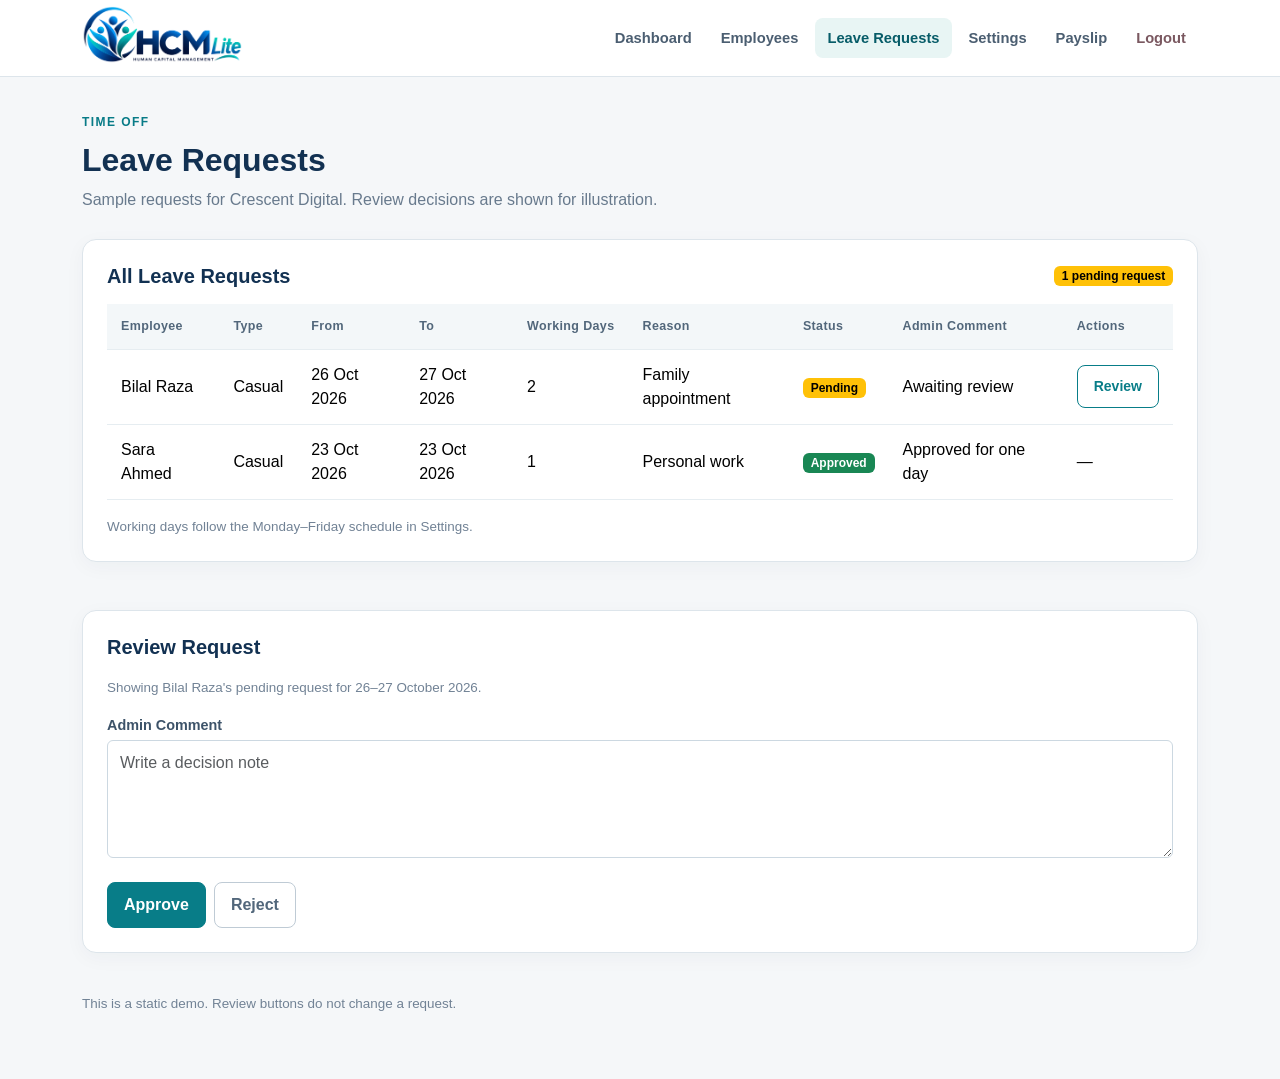
<file: pages/leaves.html>
<!DOCTYPE html>
<html lang="en">
<head>
  <meta charset="UTF-8">
  <meta name="viewport" content="width=device-width, initial-scale=1.0">
  <title>Leave Requests | HCM Lite</title>
  <link href="https://cdn.jsdelivr.net/npm/bootstrap@5.3.8/dist/css/bootstrap.min.css" rel="stylesheet" integrity="sha384-sRIl4kxILFvY47J16cr9ZwB07vP4J8+LH7qKQnuqkuIAvNWLzeN8tE5YBujZqJLB" crossorigin="anonymous">
  <link rel="stylesheet" href="../css/style.css">
</head>
<body>
  <header class="app-header">
    <div class="container app-header-inner">
      <a class="brand-logo" href="admin.html"><img src="../images/hcm-logo.png" alt="HCM Lite"></a>
      <nav aria-label="Admin navigation">
        <ul class="app-nav">
          <li><a href="admin.html">Dashboard</a></li>
          <li><a href="employees.html">Employees</a></li>
          <li><a class="active" aria-current="page" href="leaves.html">Leave Requests</a></li>
          <li><a href="settings.html">Settings</a></li>
          <li><a href="payslip.html">Payslip</a></li>
          <li><a class="exit-link" href="admin-auth.html">Logout</a></li>
        </ul>
      </nav>
    </div>
  </header>

  <main class="container pb-5">
    <div class="page-intro">
      <span class="eyebrow">Time off</span>
      <h1 class="mt-2 mb-2">Leave Requests</h1>
      <p>Sample requests for Crescent Digital. Review decisions are shown for illustration.</p>
    </div>

    <div class="row g-4">
      <div class="col-12">
        <section class="panel">
          <div class="d-flex justify-content-between align-items-center flex-wrap gap-2 mb-3">
            <h2 class="mb-0">All Leave Requests</h2>
            <span class="badge text-bg-warning">1 pending request</span>
          </div>
          <div class="table-shell">
            <table class="table">
              <thead><tr><th>Employee</th><th>Type</th><th>From</th><th>To</th><th>Working Days</th><th>Reason</th><th>Status</th><th>Admin Comment</th><th>Actions</th></tr></thead>
              <tbody>
                <tr><td>Bilal Raza</td><td>Casual</td><td>26 Oct 2026</td><td>27 Oct 2026</td><td>2</td><td>Family appointment</td><td><span class="badge text-bg-warning">Pending</span></td><td>Awaiting review</td><td><button class="btn btn-outline-primary btn-sm" type="button">Review</button></td></tr>
                <tr><td>Sara Ahmed</td><td>Casual</td><td>23 Oct 2026</td><td>23 Oct 2026</td><td>1</td><td>Personal work</td><td><span class="badge text-bg-success">Approved</span></td><td>Approved for one day</td><td>—</td></tr>
              </tbody>
            </table>
          </div>
          <p class="field-note mt-3 mb-0">Working days follow the Monday–Friday schedule in Settings.</p>
        </section>
      </div>
      <div class="col-12">
        <section class="panel">
          <h2 class="panel-title">Review Request</h2>
          <p class="field-note">Showing Bilal Raza's pending request for 26–27 October 2026.</p>
          <label class="form-label w-100">Admin Comment
            <textarea class="form-control mt-1" rows="4" placeholder="Write a decision note"></textarea>
          </label>
          <div class="d-flex flex-wrap gap-2 mt-3">
            <button class="btn btn-primary" type="button">Approve</button>
            <button class="btn btn-outline-secondary" type="button">Reject</button>
          </div>
        </section>
      </div>
    </div>
    <p class="field-note mt-3">This is a static demo. Review buttons do not change a request.</p>
  </main>
</body>
</html>
</file>
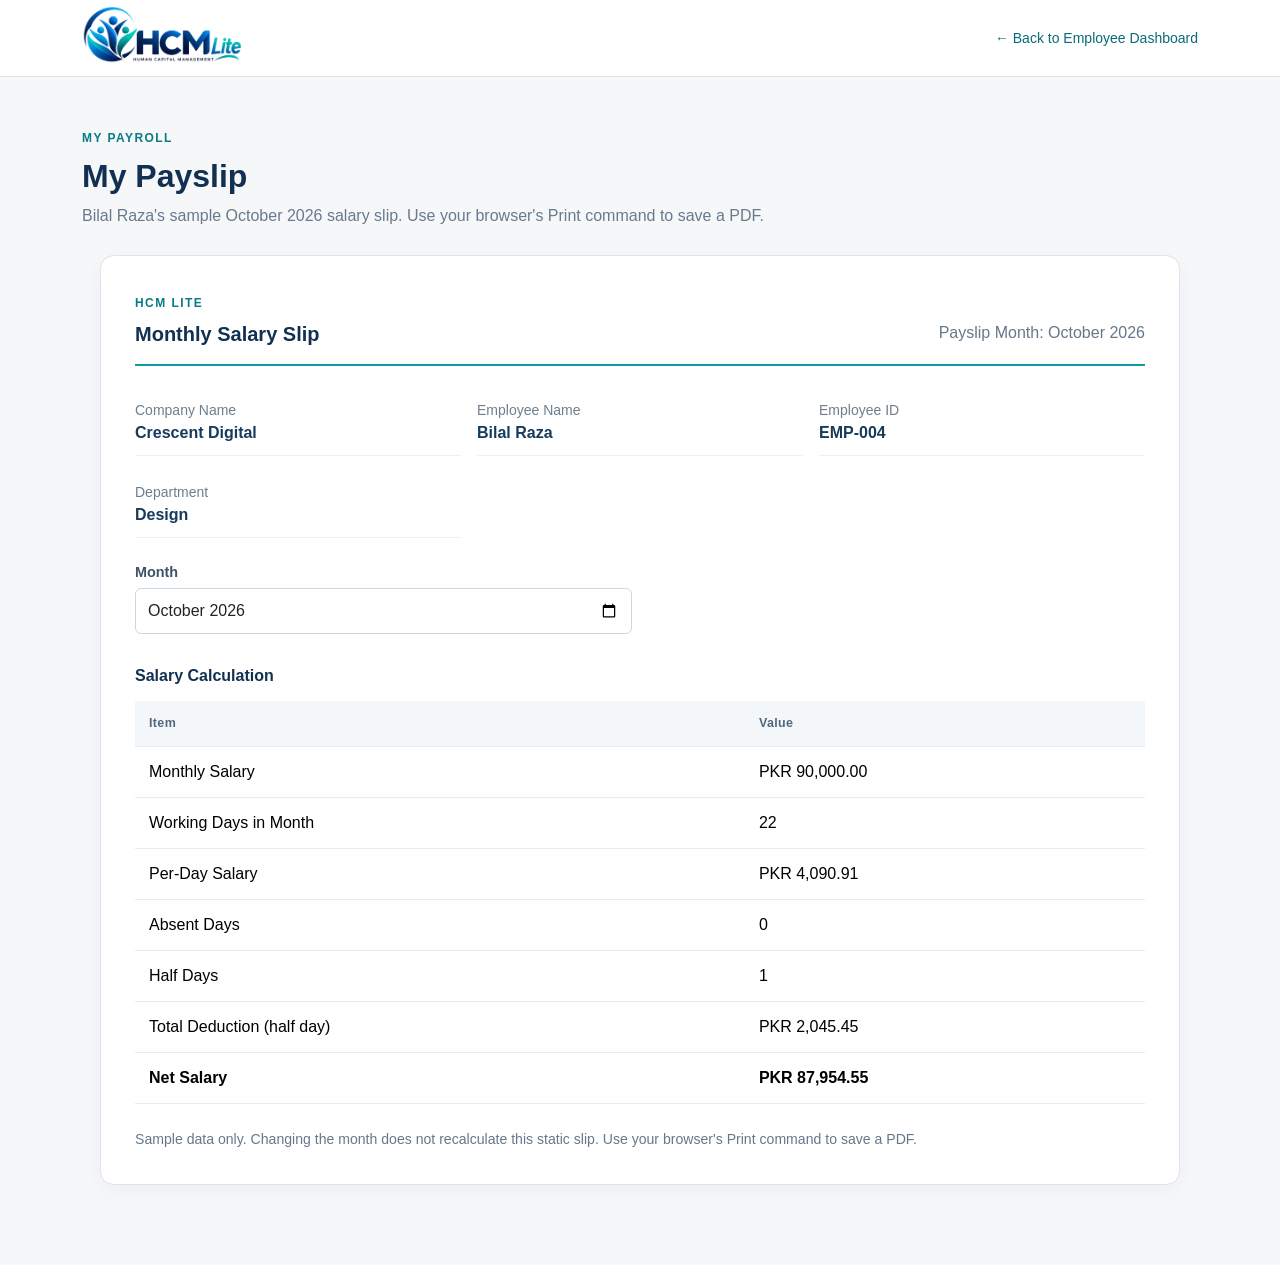
<file: pages/my-payslip.html>
<!DOCTYPE html>
<html lang="en">
<head>
  <meta charset="UTF-8">
  <meta name="viewport" content="width=device-width, initial-scale=1.0">
  <title>My Payslip | HCM Lite</title>
  <link href="https://cdn.jsdelivr.net/npm/bootstrap@5.3.8/dist/css/bootstrap.min.css" rel="stylesheet" integrity="sha384-sRIl4kxILFvY47J16cr9ZwB07vP4J8+LH7qKQnuqkuIAvNWLzeN8tE5YBujZqJLB" crossorigin="anonymous">
  <link rel="stylesheet" href="../css/style.css">
</head>
<body>
  <header class="site-header no-print">
    <div class="container site-header-inner">
      <a class="brand-logo" href="employee.html"><img src="../images/hcm-logo.png" alt="HCM Lite"></a>
      <a class="small text-decoration-none" href="employee.html">← Back to Employee Dashboard</a>
    </div>
  </header>

  <main class="container py-4 py-md-5">
    <div class="page-intro no-print mt-0">
      <span class="eyebrow">My payroll</span>
      <h1 class="mt-2 mb-2">My Payslip</h1>
      <p>Bilal Raza's sample October 2026 salary slip. Use your browser's Print command to save a PDF.</p>
    </div>

    <section class="slip-sheet">
      <div class="slip-header d-flex justify-content-between flex-wrap gap-3 align-items-end">
        <div><span class="eyebrow">HCM Lite</span><h2 class="mt-2 mb-0">Monthly Salary Slip</h2></div>
        <p class="muted-text mb-0">Payslip Month: October 2026</p>
      </div>

      <div class="row g-3 mb-4">
        <div class="col-sm-6 col-lg-4"><div class="slip-detail"><small>Company Name</small><strong>Crescent Digital</strong></div></div>
        <div class="col-sm-6 col-lg-4"><div class="slip-detail"><small>Employee Name</small><strong>Bilal Raza</strong></div></div>
        <div class="col-sm-6 col-lg-4"><div class="slip-detail"><small>Employee ID</small><strong>EMP-004</strong></div></div>
        <div class="col-sm-6 col-lg-4"><div class="slip-detail"><small>Department</small><strong>Design</strong></div></div>
      </div>

      <div class="row g-3 mb-4 no-print">
        <div class="col-sm-6"><label class="form-label w-100">Month<input class="form-control mt-1" type="month" value="2026-10"></label></div>
      </div>

      <h3 class="mb-3">Salary Calculation</h3>
      <div class="table-shell">
        <table class="table">
          <thead><tr><th>Item</th><th>Value</th></tr></thead>
          <tbody>
            <tr><td>Monthly Salary</td><td>PKR 90,000.00</td></tr>
            <tr><td>Working Days in Month</td><td>22</td></tr>
            <tr><td>Per-Day Salary</td><td>PKR 4,090.91</td></tr>
            <tr><td>Absent Days</td><td>0</td></tr>
            <tr><td>Half Days</td><td>1</td></tr>
            <tr><td>Total Deduction (half day)</td><td>PKR 2,045.45</td></tr>
            <tr class="slip-total"><td>Net Salary</td><td>PKR 87,954.55</td></tr>
          </tbody>
        </table>
      </div>
      <p class="print-hint no-print mt-4 mb-0">Sample data only. Changing the month does not recalculate this static slip. Use your browser's Print command to save a PDF.</p>
    </section>
  </main>
</body>
</html>
</file>
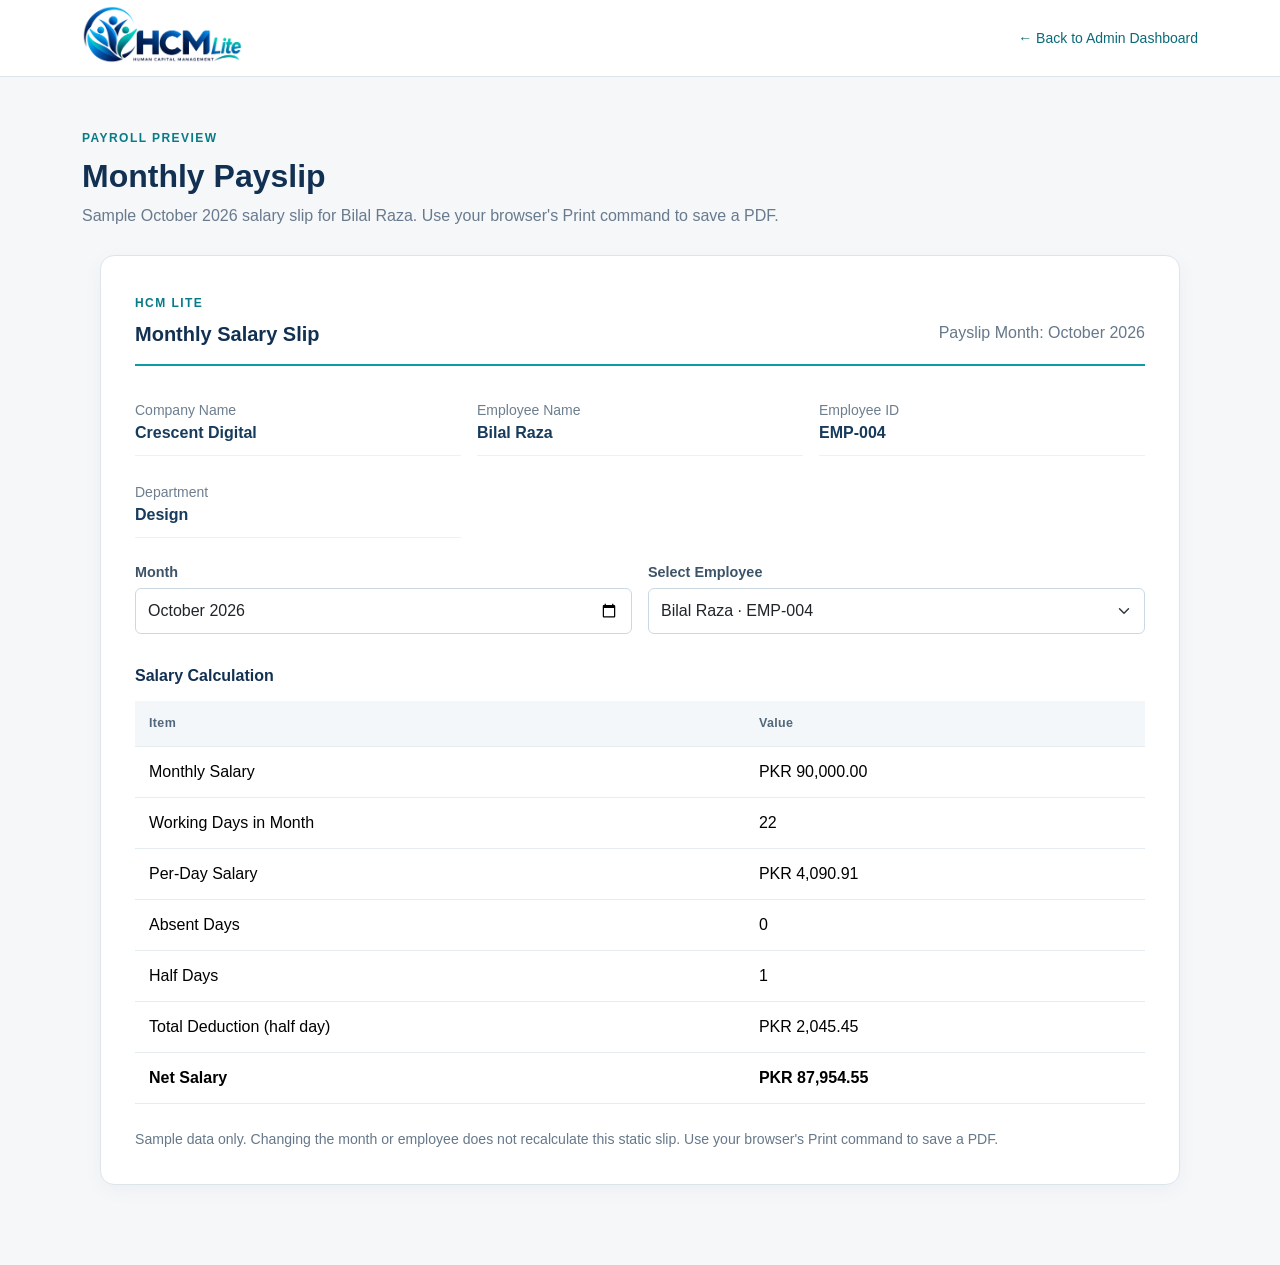
<file: pages/payslip.html>
<!DOCTYPE html>
<html lang="en">
<head>
  <meta charset="UTF-8">
  <meta name="viewport" content="width=device-width, initial-scale=1.0">
  <title>Monthly Payslip | HCM Lite</title>
  <link href="https://cdn.jsdelivr.net/npm/bootstrap@5.3.8/dist/css/bootstrap.min.css" rel="stylesheet" integrity="sha384-sRIl4kxILFvY47J16cr9ZwB07vP4J8+LH7qKQnuqkuIAvNWLzeN8tE5YBujZqJLB" crossorigin="anonymous">
  <link rel="stylesheet" href="../css/style.css">
</head>
<body>
  <header class="site-header no-print">
    <div class="container site-header-inner">
      <a class="brand-logo" href="admin.html"><img src="../images/hcm-logo.png" alt="HCM Lite"></a>
      <a class="small text-decoration-none" href="admin.html">← Back to Admin Dashboard</a>
    </div>
  </header>

  <main class="container py-4 py-md-5">
    <div class="page-intro no-print mt-0">
      <span class="eyebrow">Payroll preview</span>
      <h1 class="mt-2 mb-2">Monthly Payslip</h1>
      <p>Sample October 2026 salary slip for Bilal Raza. Use your browser's Print command to save a PDF.</p>
    </div>

    <section class="slip-sheet">
      <div class="slip-header d-flex justify-content-between flex-wrap gap-3 align-items-end">
        <div><span class="eyebrow">HCM Lite</span><h2 class="mt-2 mb-0">Monthly Salary Slip</h2></div>
        <p class="muted-text mb-0">Payslip Month: October 2026</p>
      </div>

      <div class="row g-3 mb-4">
        <div class="col-sm-6 col-lg-4"><div class="slip-detail"><small>Company Name</small><strong>Crescent Digital</strong></div></div>
        <div class="col-sm-6 col-lg-4"><div class="slip-detail"><small>Employee Name</small><strong>Bilal Raza</strong></div></div>
        <div class="col-sm-6 col-lg-4"><div class="slip-detail"><small>Employee ID</small><strong>EMP-004</strong></div></div>
        <div class="col-sm-6 col-lg-4"><div class="slip-detail"><small>Department</small><strong>Design</strong></div></div>
      </div>

      <div class="row g-3 mb-4 no-print">
        <div class="col-sm-6"><label class="form-label w-100">Month<input class="form-control mt-1" type="month" value="2026-10"></label></div>
        <div class="col-sm-6"><label class="form-label w-100">Select Employee<select class="form-select mt-1"><option selected>Bilal Raza · EMP-004</option></select></label></div>
      </div>

      <h3 class="mb-3">Salary Calculation</h3>
      <div class="table-shell">
        <table class="table">
          <thead><tr><th>Item</th><th>Value</th></tr></thead>
          <tbody>
            <tr><td>Monthly Salary</td><td>PKR 90,000.00</td></tr>
            <tr><td>Working Days in Month</td><td>22</td></tr>
            <tr><td>Per-Day Salary</td><td>PKR 4,090.91</td></tr>
            <tr><td>Absent Days</td><td>0</td></tr>
            <tr><td>Half Days</td><td>1</td></tr>
            <tr><td>Total Deduction (half day)</td><td>PKR 2,045.45</td></tr>
            <tr class="slip-total"><td>Net Salary</td><td>PKR 87,954.55</td></tr>
          </tbody>
        </table>
      </div>
      <p class="print-hint no-print mt-4 mb-0">Sample data only. Changing the month or employee does not recalculate this static slip. Use your browser's Print command to save a PDF.</p>
    </section>
  </main>
</body>
</html>
</file>
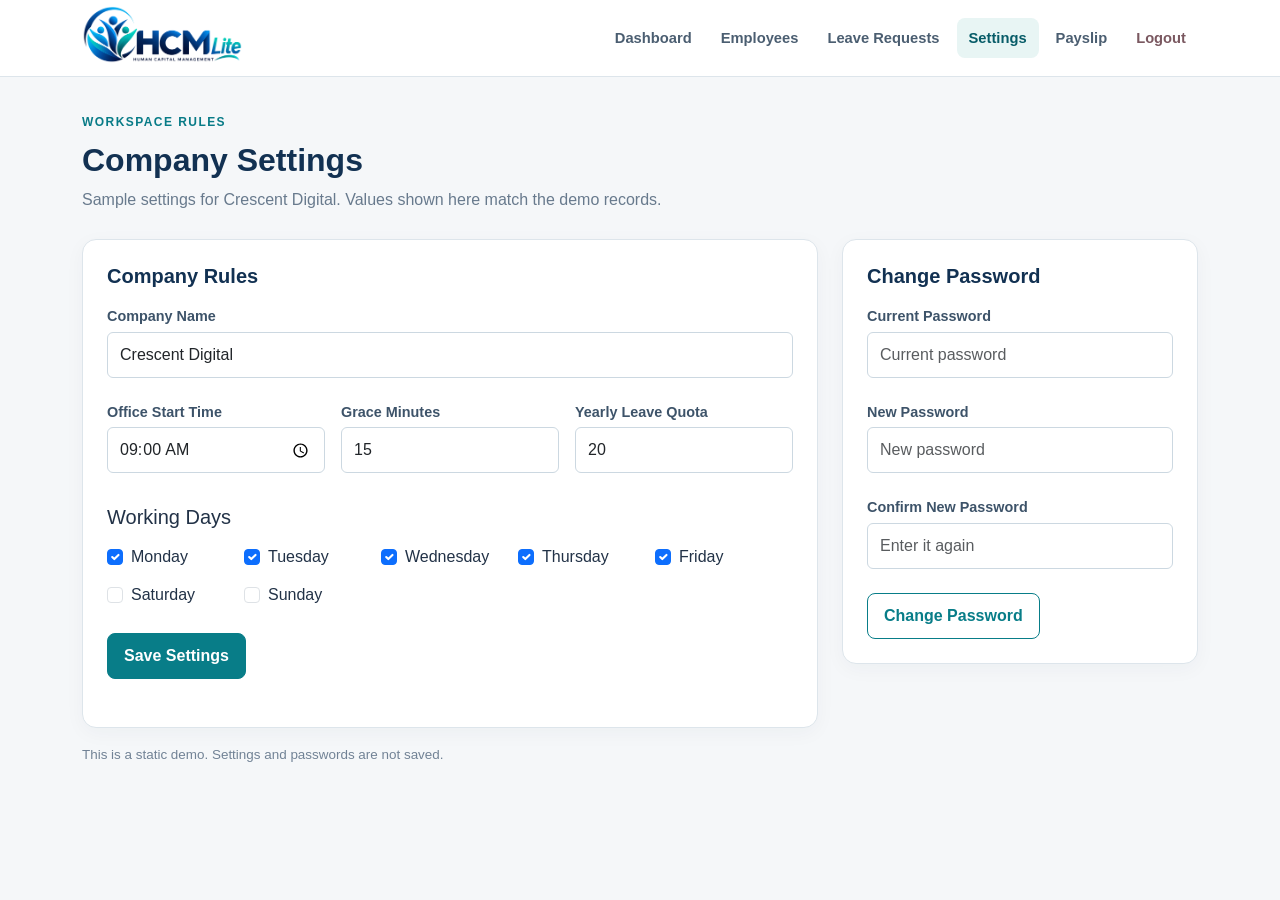
<file: pages/settings.html>
<!DOCTYPE html>
<html lang="en">
<head>
  <meta charset="UTF-8">
  <meta name="viewport" content="width=device-width, initial-scale=1.0">
  <title>Company Settings | HCM Lite</title>
  <link href="https://cdn.jsdelivr.net/npm/bootstrap@5.3.8/dist/css/bootstrap.min.css" rel="stylesheet" integrity="sha384-sRIl4kxILFvY47J16cr9ZwB07vP4J8+LH7qKQnuqkuIAvNWLzeN8tE5YBujZqJLB" crossorigin="anonymous">
  <link rel="stylesheet" href="../css/style.css">
</head>
<body>
  <header class="app-header">
    <div class="container app-header-inner">
      <a class="brand-logo" href="admin.html"><img src="../images/hcm-logo.png" alt="HCM Lite"></a>
      <nav aria-label="Admin navigation">
        <ul class="app-nav">
          <li><a href="admin.html">Dashboard</a></li>
          <li><a href="employees.html">Employees</a></li>
          <li><a href="leaves.html">Leave Requests</a></li>
          <li><a class="active" aria-current="page" href="settings.html">Settings</a></li>
          <li><a href="payslip.html">Payslip</a></li>
          <li><a class="exit-link" href="admin-auth.html">Logout</a></li>
        </ul>
      </nav>
    </div>
  </header>

  <main class="container pb-5">
    <div class="page-intro">
      <span class="eyebrow">Workspace rules</span>
      <h1 class="mt-2 mb-2">Company Settings</h1>
      <p>Sample settings for Crescent Digital. Values shown here match the demo records.</p>
    </div>

    <div class="row g-4">
      <div class="col-lg-8">
        <section class="panel h-100">
          <h2 class="panel-title">Company Rules</h2>
          <form>
            <div class="row g-3">
              <div class="col-12"><label class="form-label w-100">Company Name<input class="form-control mt-1" required type="text" value="Crescent Digital"></label></div>
              <div class="col-md-4"><label class="form-label w-100">Office Start Time<input class="form-control mt-1" required type="time" value="09:00"></label></div>
              <div class="col-md-4"><label class="form-label w-100">Grace Minutes<input class="form-control mt-1" required type="number" min="0" step="1" value="15"></label></div>
              <div class="col-md-4"><label class="form-label w-100">Yearly Leave Quota<input class="form-control mt-1" required type="number" min="0" step="1" value="20"></label></div>
            </div>
            <fieldset class="mt-4">
              <legend class="h5 mb-3">Working Days</legend>
              <div class="day-options">
                <div class="form-check"><input class="form-check-input" id="mon" type="checkbox" checked><label class="form-check-label" for="mon">Monday</label></div>
                <div class="form-check"><input class="form-check-input" id="tue" type="checkbox" checked><label class="form-check-label" for="tue">Tuesday</label></div>
                <div class="form-check"><input class="form-check-input" id="wed" type="checkbox" checked><label class="form-check-label" for="wed">Wednesday</label></div>
                <div class="form-check"><input class="form-check-input" id="thu" type="checkbox" checked><label class="form-check-label" for="thu">Thursday</label></div>
                <div class="form-check"><input class="form-check-input" id="fri" type="checkbox" checked><label class="form-check-label" for="fri">Friday</label></div>
                <div class="form-check"><input class="form-check-input" id="sat" type="checkbox"><label class="form-check-label" for="sat">Saturday</label></div>
                <div class="form-check"><input class="form-check-input" id="sun" type="checkbox"><label class="form-check-label" for="sun">Sunday</label></div>
              </div>
            </fieldset>
            <button class="btn btn-primary mt-4" type="button">Save Settings</button>
          </form>
        </section>
      </div>
      <div class="col-lg-4">
        <section class="panel">
          <h2 class="panel-title">Change Password</h2>
          <form>
            <div class="mb-3"><label class="form-label w-100">Current Password<input class="form-control mt-1" required type="password" placeholder="Current password"></label></div>
            <div class="mb-3"><label class="form-label w-100">New Password<input class="form-control mt-1" required type="password" placeholder="New password"></label></div>
            <div class="mb-3"><label class="form-label w-100">Confirm New Password<input class="form-control mt-1" required type="password" placeholder="Enter it again"></label></div>
            <button class="btn btn-outline-primary" type="button">Change Password</button>
          </form>
        </section>
      </div>
    </div>
    <p class="field-note mt-3">This is a static demo. Settings and passwords are not saved.</p>
  </main>
</body>
</html>
</file>
<file: css/style.css>
/* HCM Lite: simple colours, spacing, and responsive layout. */
body {
  margin: 0;
  background: #f5f7f9;
  color: #223247;
  font-family: Arial, Helvetica, sans-serif;
}

h1, h2, h3, h4 {
  color: #123152;
  font-weight: 700;
}

h1 { font-size: 2rem; }
h2 { font-size: 1.25rem; }
h3 { font-size: 1rem; }
p { line-height: 1.6; }
a { color: #096a78; }
a:hover { color: #064b58; }

.site-header,
.app-header {
  background: #ffffff;
  border-bottom: 1px solid #dde5eb;
}

.site-header-inner,
.app-header-inner {
  min-height: 76px;
  display: flex;
  align-items: center;
  justify-content: space-between;
  gap: 20px;
}

.brand-logo { display: inline-block; }
.brand-logo img {
  display: block;
  width: 160px;
  height: 64px;
  object-fit: cover;
  object-position: center;
}
.brand-subtitle { color: #6a7b8e; font-size: .76rem; }
.eyebrow {
  color: #087b87;
  font-size: .75rem;
  font-weight: 700;
  letter-spacing: .12em;
  text-transform: uppercase;
}
.muted-text { color: #66788a; }

.hero-panel {
  background: #123152;
  color: #ffffff;
  border-radius: 18px;
  overflow: hidden;
}
.hero-panel h1,
.hero-panel h2 { color: #ffffff; }
.hero-panel .eyebrow { color: #79d7d5; }
.hero-copy { padding: 48px; }
.hero-copy p { color: #d6e2eb; max-width: 34rem; }
.hero-photo {
  width: 100%;
  height: 100%;
  min-height: 350px;
  object-fit: cover;
  display: block;
}
.role-card,
.panel,
.auth-card,
.metric-card,
.slip-sheet {
  background: #ffffff;
  border: 1px solid #dde5eb;
  border-radius: 14px;
  box-shadow: 0 5px 20px rgba(22, 48, 75, .04);
}
.role-card { height: 100%; padding: 28px; }
.role-number {
  display: inline-block;
  margin-bottom: 18px;
  color: #087b87;
  font-size: .85rem;
  font-weight: 700;
}
.role-card h2 { margin-bottom: 10px; }
.role-card p { color: #66788a; min-height: 52px; }
.role-card .btn { margin-top: 8px; }
.auth-photo {
  width: 100%;
  height: 210px;
  object-fit: cover;
  border-radius: 14px;
}
.auth-card { height: 100%; padding: 28px; }
.auth-card h2 { margin-bottom: 20px; }
.demo-note {
  color: #637689;
  background: #edf5f5;
  border-left: 3px solid #0c9ca2;
  border-radius: 4px;
  padding: 12px 15px;
  font-size: .9rem;
}

.app-nav {
  display: flex;
  align-items: center;
  flex-wrap: wrap;
  gap: 5px;
  margin: 0;
  padding: 0;
  list-style: none;
}
.app-nav a {
  display: inline-block;
  color: #4b5e71;
  text-decoration: none;
  padding: 9px 12px;
  border-radius: 8px;
  font-size: .92rem;
  font-weight: 600;
}
.app-nav a:hover,
.app-nav a.active {
  color: #075c68;
  background: #e8f5f4;
}
.app-nav .exit-link { color: #7a5860; }
.page-intro { margin: 32px 0 26px; }
.page-intro p { color: #687a8d; margin-bottom: 0; }
.panel { padding: 24px; margin-bottom: 24px; }
.panel-title { margin-bottom: 18px; }
.metric-card { height: 100%; padding: 20px; }
.metric-label {
  color: #62768a;
  font-size: .84rem;
  font-weight: 700;
  margin-bottom: 10px;
}
.metric-value { color: #123152; font-size: 1.08rem; font-weight: 700; margin: 0; }

.table-shell { overflow-x: auto; }
.table { margin-bottom: 0; vertical-align: middle; }
.table thead th {
  color: #52677b;
  background: #f3f7f9;
  font-size: .78rem;
  font-weight: 700;
  letter-spacing: .03em;
  white-space: nowrap;
}
.table th,
.table td { padding: 13px 14px; border-color: #e6edf1; }
.empty-state {
  color: #718295;
  background: #fafcfd;
  border: 1px dashed #ccd9e2;
  border-radius: 9px;
  padding: 18px;
  text-align: center;
  margin: 16px 0 0;
}

.form-label { color: #3d5369; font-size: .9rem; font-weight: 600; }
.form-control,
.form-select { border-color: #ccd8e1; padding: 10px 12px; }
.form-control:focus,
.form-select:focus {
  border-color: #0b9299;
  box-shadow: 0 0 0 3px rgba(11, 146, 153, .13);
}
.btn { border-radius: 8px; font-weight: 600; padding: 10px 16px; }
.btn-primary { background: #087d88; border-color: #087d88; }
.btn-primary:hover { background: #06636d; border-color: #06636d; }
.btn-outline-primary { color: #087d88; border-color: #087d88; }
.btn-outline-primary:hover { background: #087d88; border-color: #087d88; }
.btn-outline-secondary { color: #52677b; border-color: #bfcbd5; }
.btn-outline-secondary:hover { background: #52677b; border-color: #52677b; }
.field-note { color: #718295; font-size: .84rem; }
.answer-box {
  min-height: 54px;
  background: #f4f8fa;
  border: 1px solid #e1e9ee;
  border-radius: 8px;
  padding: 12px 14px;
  color: #66788a;
}
.day-options { display: flex; flex-wrap: wrap; gap: 12px 22px; }
.day-options .form-check { min-width: 115px; }

.slip-sheet { max-width: 1080px; padding: 34px; margin: 0 auto 32px; }
.slip-header { border-bottom: 2px solid #0c9ca2; padding-bottom: 18px; margin-bottom: 24px; }
.slip-detail { padding: 10px 0; border-bottom: 1px solid #edf1f4; }
.slip-detail small { display: block; color: #6d7e8e; }
.slip-detail strong { color: #173b5c; font-weight: 700; }
.slip-total { background: #e8f5f4; font-weight: 700; }
.print-hint { color: #66788a; font-size: .88rem; }
.site-footer { color: #8391a1; font-size: .82rem; padding: 30px 0; }

@media (max-width: 767px) {
  h1 { font-size: 1.7rem; }
  .site-header-inner,
  .app-header-inner { align-items: flex-start; flex-direction: column; padding: 15px 12px; }
  .app-nav { gap: 2px; }
  .app-nav a { padding: 8px 9px; font-size: .86rem; }
  .hero-copy { padding: 30px 25px; }
  .hero-photo { min-height: 230px; max-height: 270px; }
  .role-card,
  .auth-card,
  .panel { padding: 20px; }
  .auth-photo { height: 165px; }
  .slip-sheet { padding: 20px; }
  .page-intro { margin: 26px 0 20px; }
}

@media print {
  body { background: #ffffff; }
  .site-header,
  .app-header,
  .no-print,
  .site-footer { display: none !important; }
  .slip-sheet { border: 0; box-shadow: none; padding: 0; margin: 0; max-width: none; }
  .table-shell { overflow: visible; }
}
</file>
